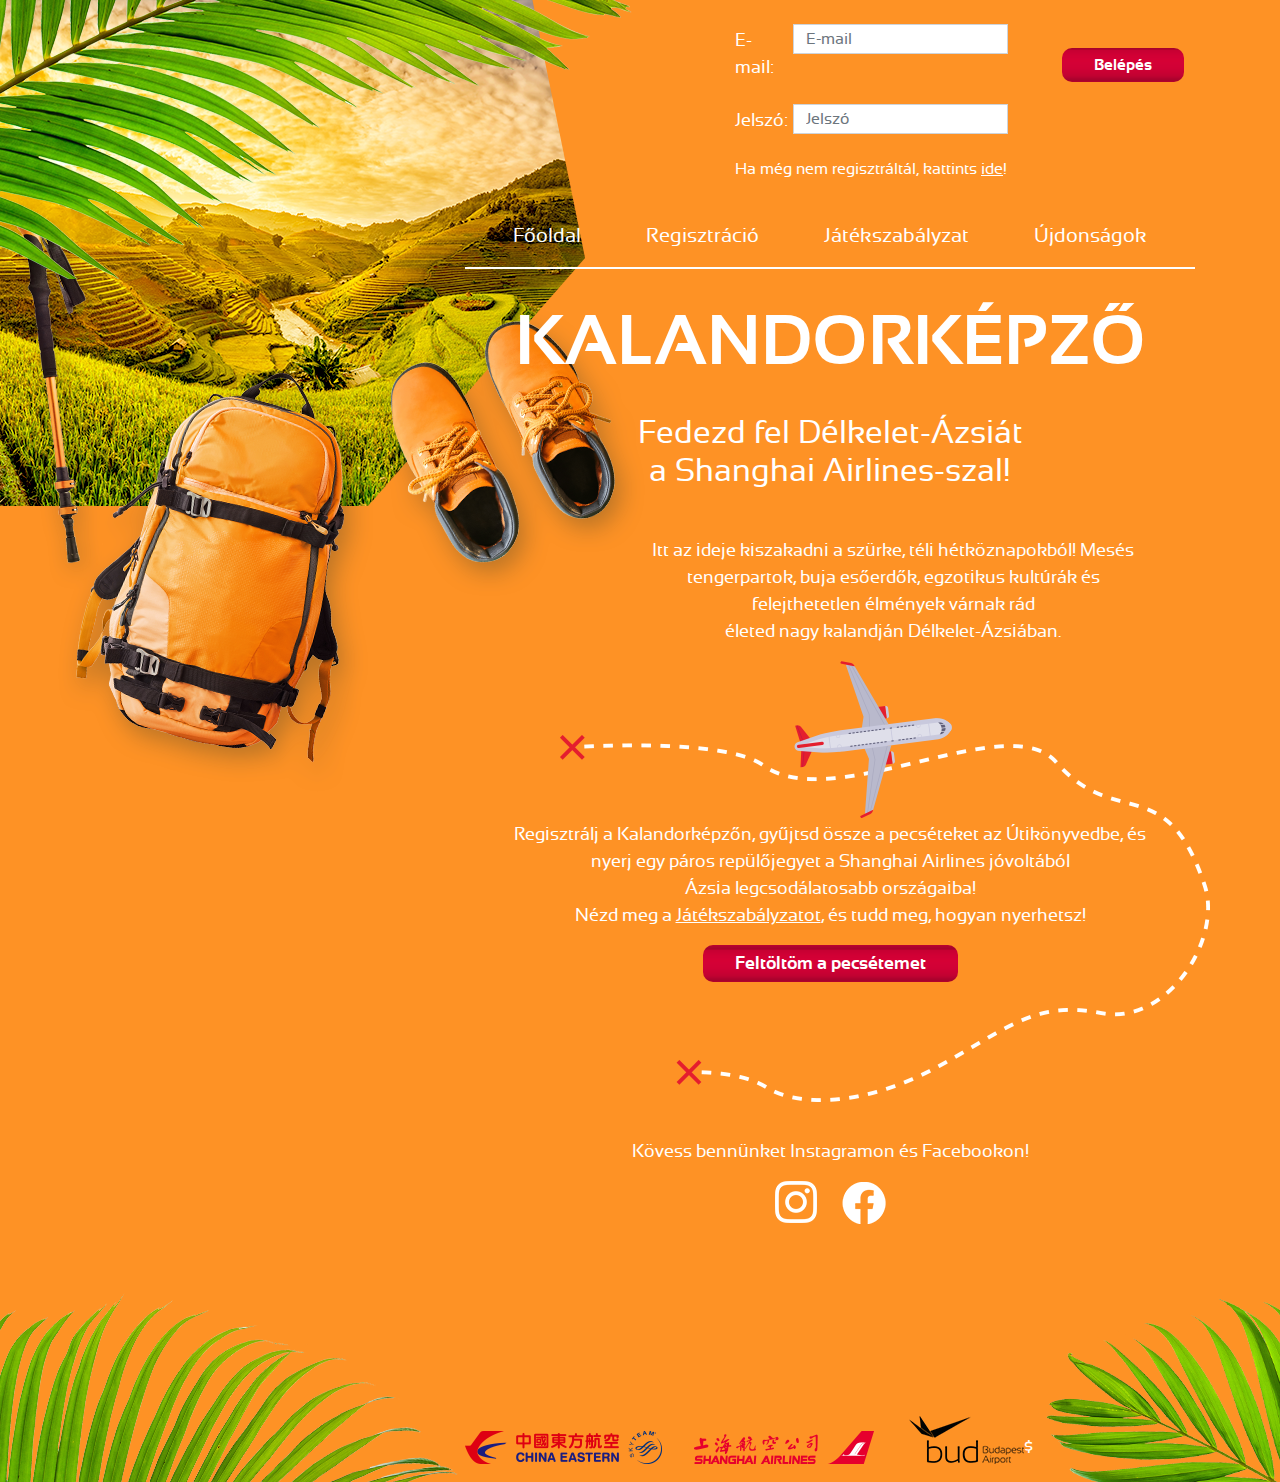
<file: index.html>
<!DOCTYPE html>
<html lang="hu">
<head>
    <meta charset="UTF-8">
    <meta http-equiv="X-UA-Compatible" content="IE=edge">
    <meta name="viewport" content="width=device-width, initial-scale=1">
    <title>Kalandorképző</title>
    <link rel="stylesheet" href="assets/css/bootstrap.css">
    <link rel="stylesheet" href="assets/css/style.css">
</head>
<body>
<div id="body-wrapper" class="d-flex justify-content-end">
    <div class="container">
        <div class="row">
            <div class="col-md-4">

            </div>
            <div class="col-md-8 col-12 mt-4">
                <section id="login-form" class="float-right">
                    <form>
                        <div class="row">
                            <div class="col-md-8">
                                <div class="form-group row">
                                    <label for="inputEmail" class="col-sm-2 col-form-label mr-1">E-mail:</label>
                                    <div class="col-sm-9">
                                        <input type="email" class="form-control" id="inputEmail"
                                               placeholder="E-mail">
                                    </div>
                                </div>
                                <div class="form-group row">
                                    <label for="inputPassword" class="col-sm-2 col-form-label mr-1">Jelszó: </label>
                                    <div class="col-sm-9">
                                        <input type="password" class="form-control" id="inputPassword"
                                               placeholder="Jelszó">
                                    </div>
                                </div>
                            </div>
                            <div class="col-md-4 mt-4">
                                <button type="submit" class="btn btn-primary">Belépés</button>
                            </div>
                        </div>
                        <div class="row">
                            <div class="col-sm-12" style="font-size: 16px">Ha még nem regisztráltál, kattints <a
                                    href="#">ide</a>!
                            </div>
                        </div>
                    </form>
                </section>
                <div class="clearfix"></div>
                <nav class="navbar navbar-expand-sm mt-4 justify-content-center">
                    <button class="navbar-toggler" type="button" data-toggle="collapse"
                            data-target="#navbarToggler" aria-controls="navbarToggler"
                            aria-expanded="false" aria-label="Toggle navigation">
                        <span class="navbar-toggler-icon"></span>
                    </button>
                    <div class="collapse navbar-collapse" id="navbarToggler">
                        <ul id="menu-main-nav" class="navbar-nav nav-fill w-100">
                            <li class="nav-item menu-item">
                                <a href="#" class="nav-link">Főoldal</a></li>
                            <li class="nav-item menu-item">
                                <a href="#" class="nav-link">Regisztráció</a></li>
                            <li class="nav-item menu-item">
                                <a href="#" class="nav-link">Játékszabályzat</a></li>
                            <li class="nav-item menu-item">
                                <a href="#" class="nav-link">Újdonságok</a></li>
                        </ul>
                    </div>
                </nav>
                <section id="content">
                    <h1 class="text-center">Kalandorképző</h1>
                    <h2 class="text-center mt-2 mb-5">Fedezd fel Délkelet-Ázsiát <br/>a Shanghai Airlines-szal!</h2>
                    <div class="row">
                        <div class="col-md-2"></div>
                        <div class="col-md-10 text-center">
                            <p>Itt az ideje kiszakadni a szürke, téli hétköznapokból! Mesés<br/>
                                tengerpartok, buja esőerdők, egzotikus kultúrák és<br/>
                                felejthetetlen élmények várnak rád<br/>
                                életed nagy kalandján Délkelet-Ázsiában.
                            </p>
                        </div>
                    </div>
                    <div class="row position-relative">
                        <div class="col-12 text-center reg-text">
                            <p>
                                Regisztrálj a Kalandorképzőn, gyűjtsd össze a pecséteket az Útikönyvedbe, és<br/>
                                nyerj egy páros repülőjegyet a Shanghai Airlines jóvoltából <br/>
                                Ázsia legcsodálatosabb országaiba!<br/>
                                Nézd meg a <a href="#">Játékszabályzatot</a>, és tudd meg, hogyan nyerhetsz!
                            </p>
                            <p><a href="#" class="btn btn-primary" id="upload">Feltöltöm a pecsétemet</a></p>
                            <img src="assets/images/plane.png" id="plane" class="img-fluid">
                        </div>
                    </div>
                    <div id="social" class="row">
                        <div class="col-12 text-center">
                            <p>Kövess bennünket Instagramon és Facebookon!</p>
                            <p>
                                <a href="https://www.instagram.com/budapestairport/?hl=hu" target="_blank"><img
                                        src="assets/images/ig.png"/> </a>
                                <a href="https://www.facebook.com/budapestairport/" target="_blank"><img
                                        src="assets/images/fb.png"/></a>
                            </p>
                        </div>
                    </div>
                </section>
            </div>
        </div>
    </div>
    <footer>
        <div class="container">
            <div class="row">
                <div class="col-md-4">
                </div>
                <div class="col-md-8 col-12">
                    <a href="https://shanghai.ceair.com/en/"><img src="assets/images/logo_01.png" class="img-fluid"></a>
                    <a href="https://www.bud.hu/"><img src="assets/images/logo_02.png" class="img-fluid"></a>$
                </div>
            </div>
        </div>
        <div id="leaf-left"></div>
        <div id="leaf-right"></div>
    </footer>

</div>
<script src="assets/js/jquery.min.js"></script>
<script src="assets/js/bootstrap.min.js"></script>
</body>
</html>
</file>
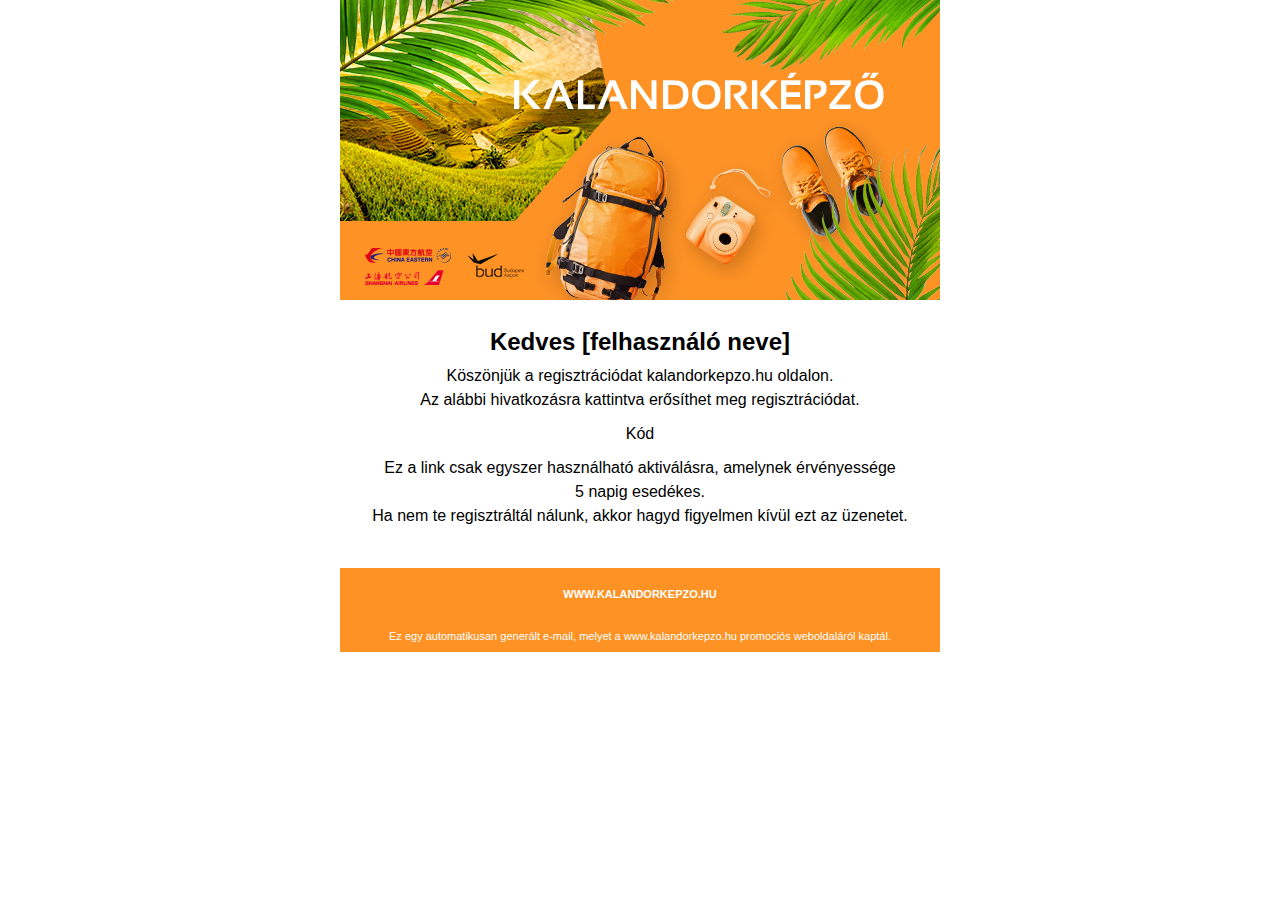
<file: mail.html>
<!DOCTYPE html PUBLIC "-//W3C//DTD XHTML 1.0 Strict//EN" "http://www.w3.org/TR/xhtml1/DTD/xhtml1-strict.dtd">
<html xmlns="http://www.w3.org/1999/xhtml" xml:lang="en" lang="en">
<head>
    <title>Kalandorképző</title>
    <meta http-equiv="Content-Type" content="text/html; charset=utf-8" />
    <style>
        body{
            margin:0px;
            padding:0px;
            font-family:Arial, Tahoma, Verdana;
            font-size:16px;
            color:#ffffff;
        }
        a { text-decoration:underline; color:#000; font-weight:bold; }
        a:hover { text-decoration:underline; color:#000; }
    </style>
</head>
<body>

<table border="0" cellspacing="0" cellpadding="0" width="100%">
    <tr>
        <td>&nbsp;</td>
        <td width="600" bgcolor="#fe9225">
            <table cellpadding="0" cellspacing="0" border="0" width="600" align="center">
                <tr>
                    <td>
                        <img src="assets/images/mail.png" style="margin:0; padding:0; display:block;" width="600" />
                    </td>
                </tr>
                <tr>
                    <td style="padding:30px;font-size:16px;color:#000;background:#fff; text-align: center" bgcolor="#ffffff">

                        <div style="font-size:16px;line-height:24px;color:#000;"><p style="font-size:24px;font-weight:700;margin:0 0 10px;padding:0;color: #000;">Kedves [felhasználó neve]</p>
                            <p style="margin:0 0 10px; padding:0; line-height:24px; font-size:16px; color:#000;">Köszönjük a regisztrációdat kalandorkepzo.hu oldalon.<br /> Az alábbi hivatkozásra kattintva erősíthet meg regisztrációdat.</p>
                            <p style="margin:0 0 10px; padding:0; line-height:24px; font-size:16px; color:#000;">Kód</p>
                            <p style="margin:0 0 10px; padding:0; line-height:24px; font-size:16px; color:#000;">Ez a link csak egyszer használható aktiválásra, amelynek érvényessége<br /> 5 napig esedékes. <br />
                                Ha nem te regisztráltál nálunk, akkor hagyd figyelmen kívül ezt az üzenetet.</p>

                        </div>
                    </td>
                </tr>
                <tr bg>
                    <td style="padding:20px; text-align:center; color:#ffffff; font-size:11px; text-transform:uppercase; font-weight:bold;">
                        www.kalandorkepzo.hu
                    </td>
                </tr>
                <tr>
                    <td style="padding:10px; font-size:11px;text-align:center;" >
                        Ez egy automatikusan generált e-mail, melyet a www.kalandorkepzo.hu promociós weboldaláról kaptál.
                    </td>
                </tr>
            </table>
        </td>
        <td>&nbsp;</td>
    </tr>
</table>
</body>
</html>
</file>
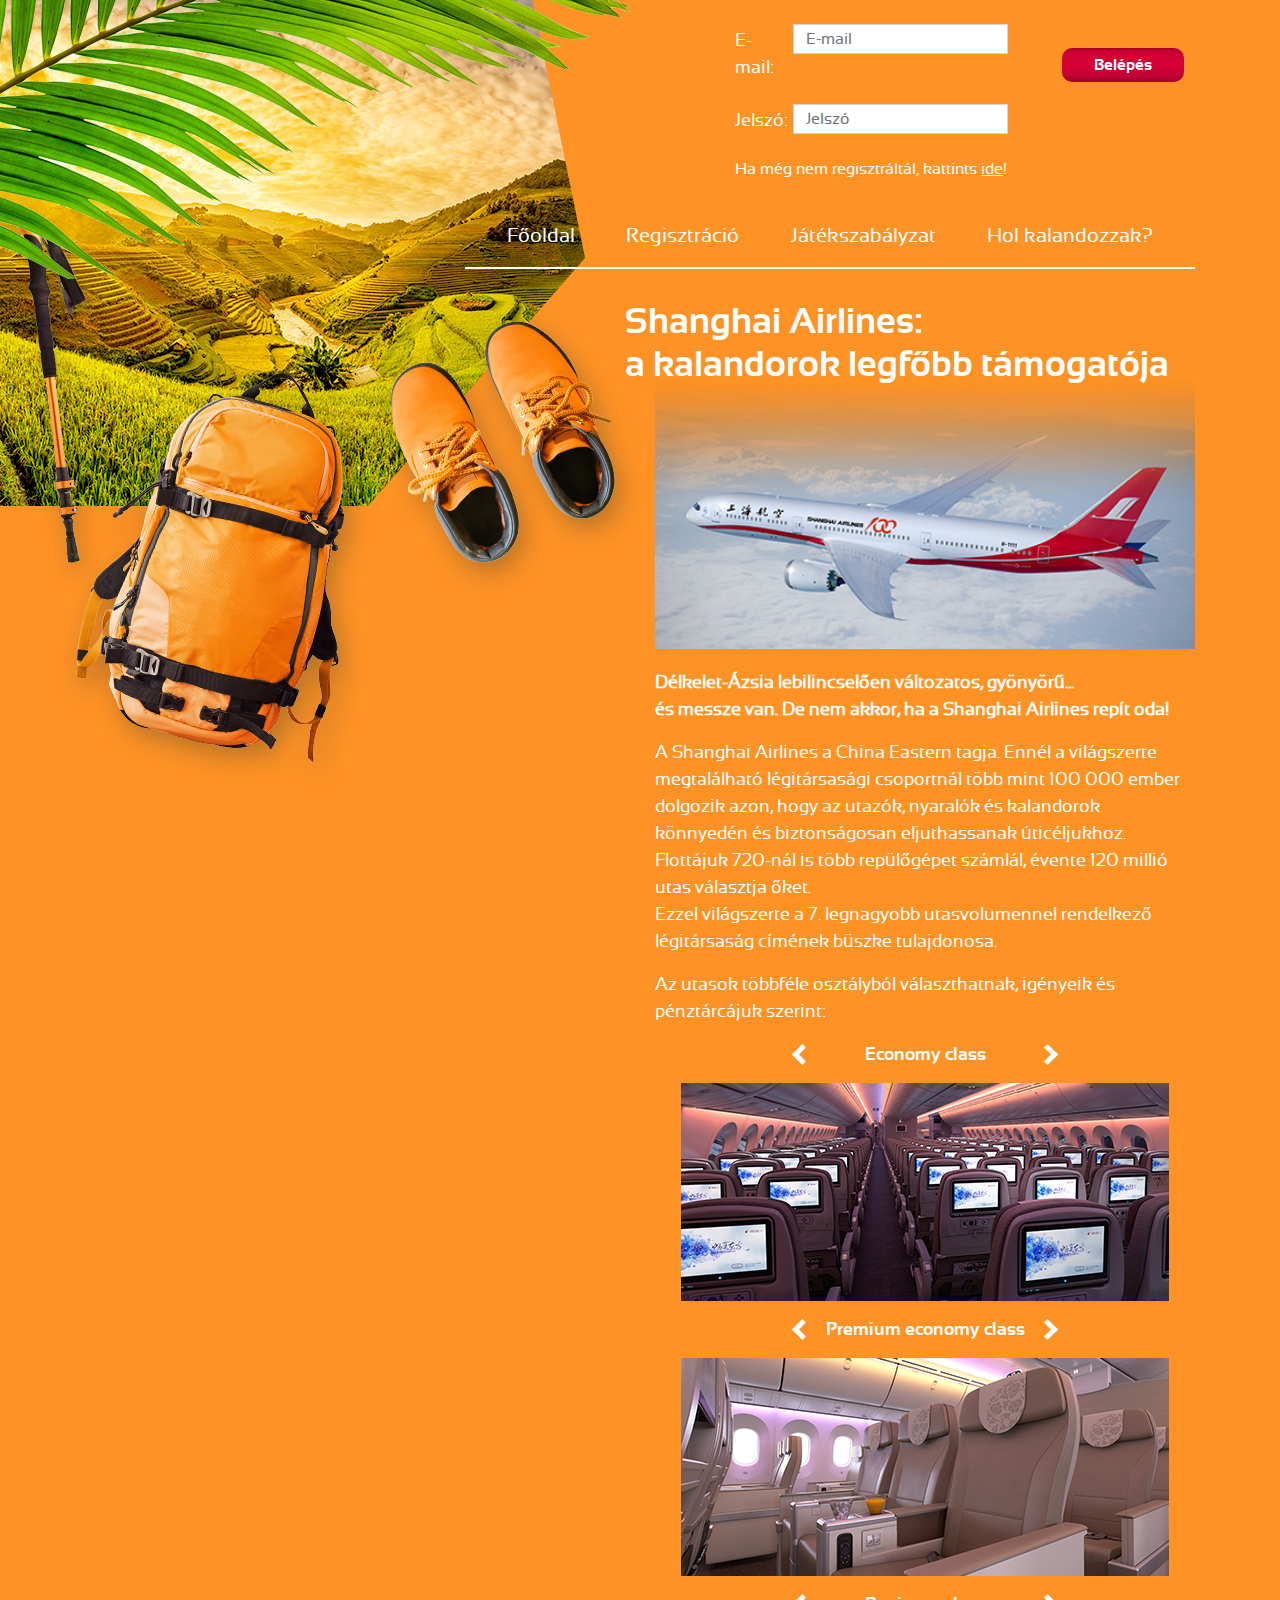
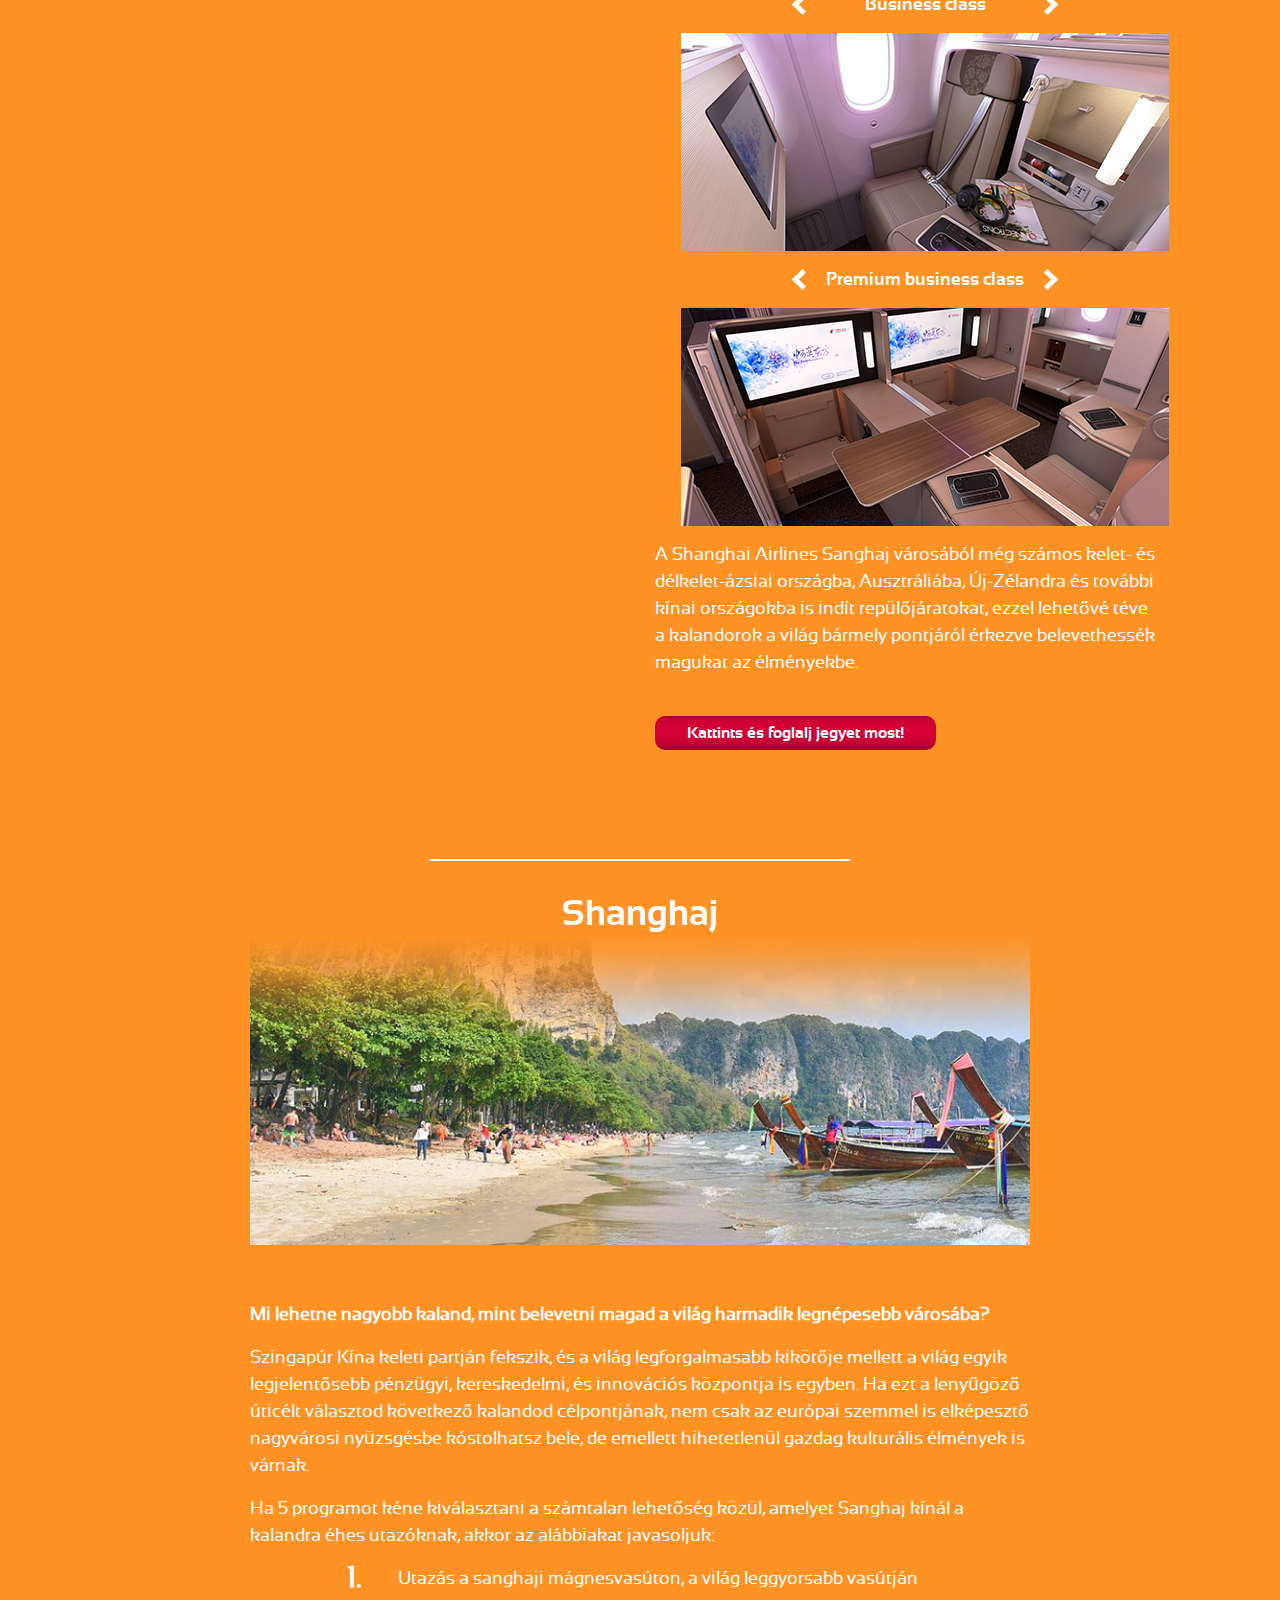
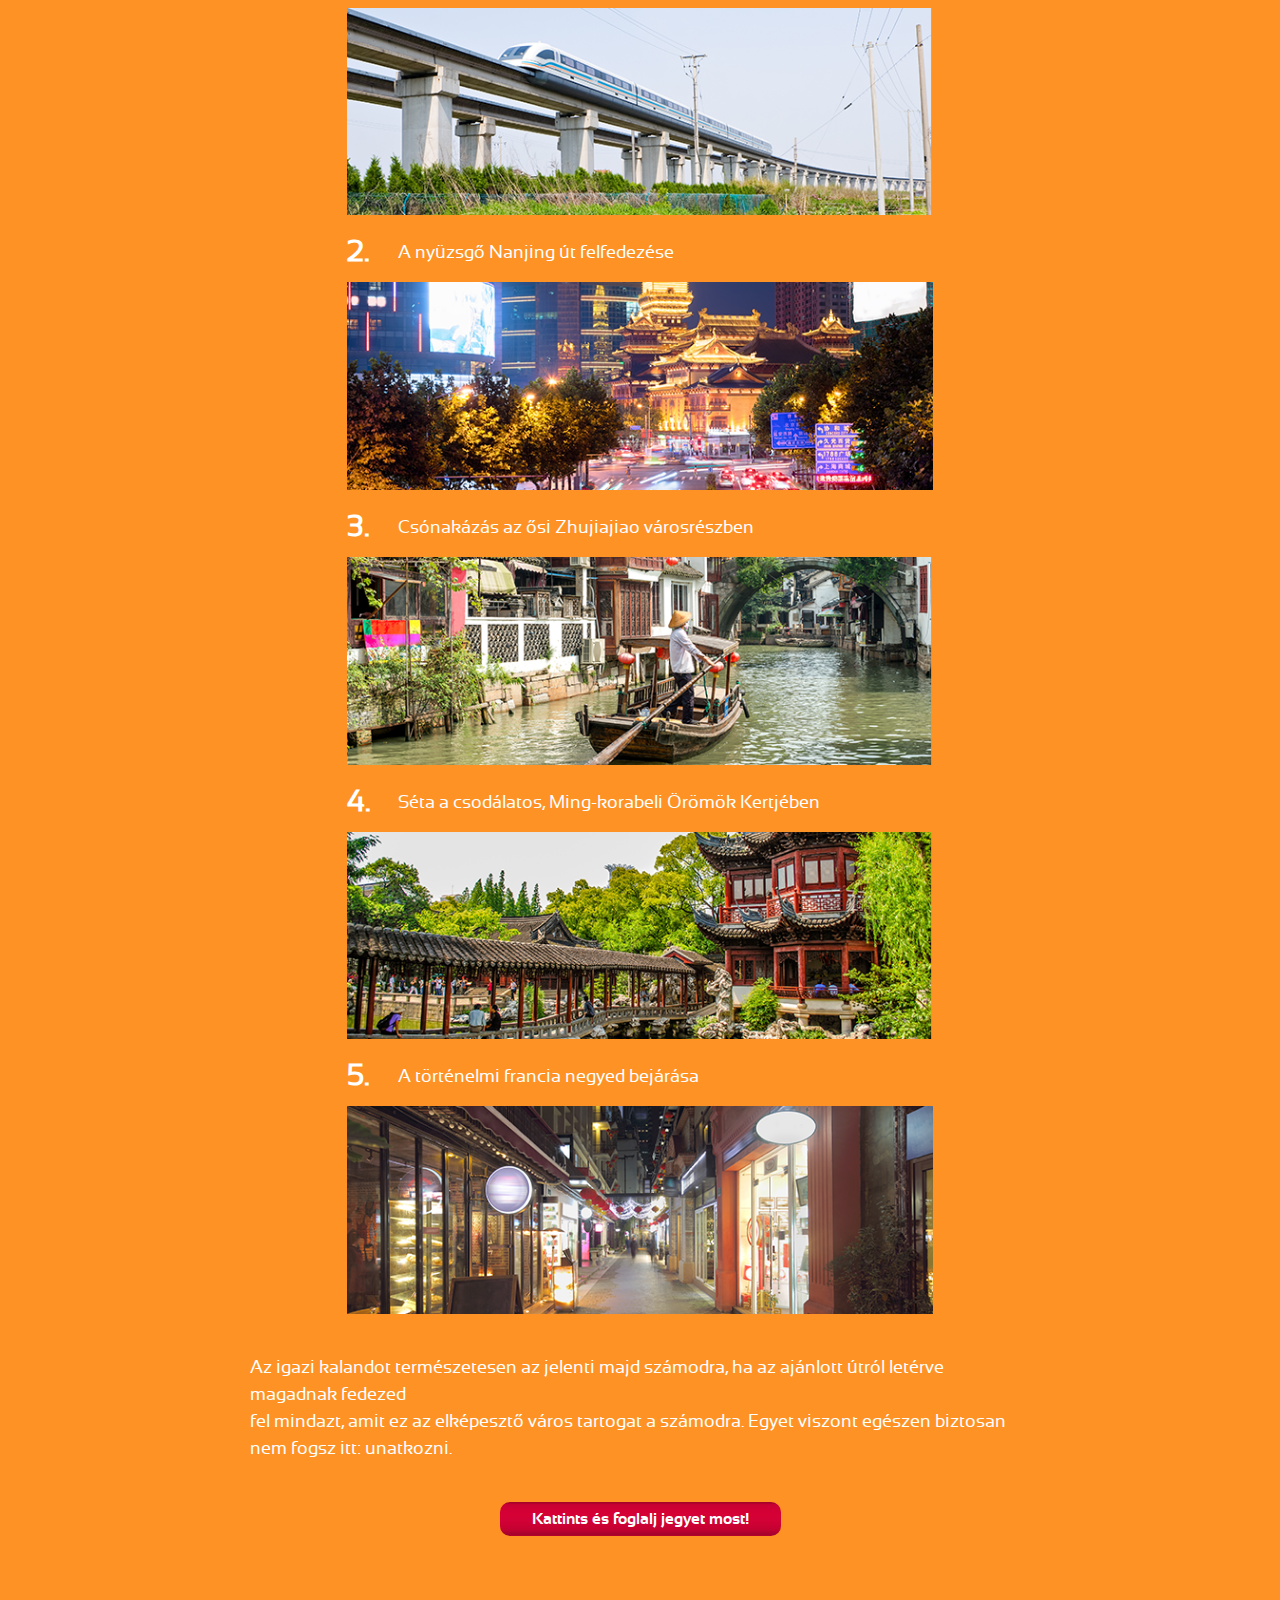
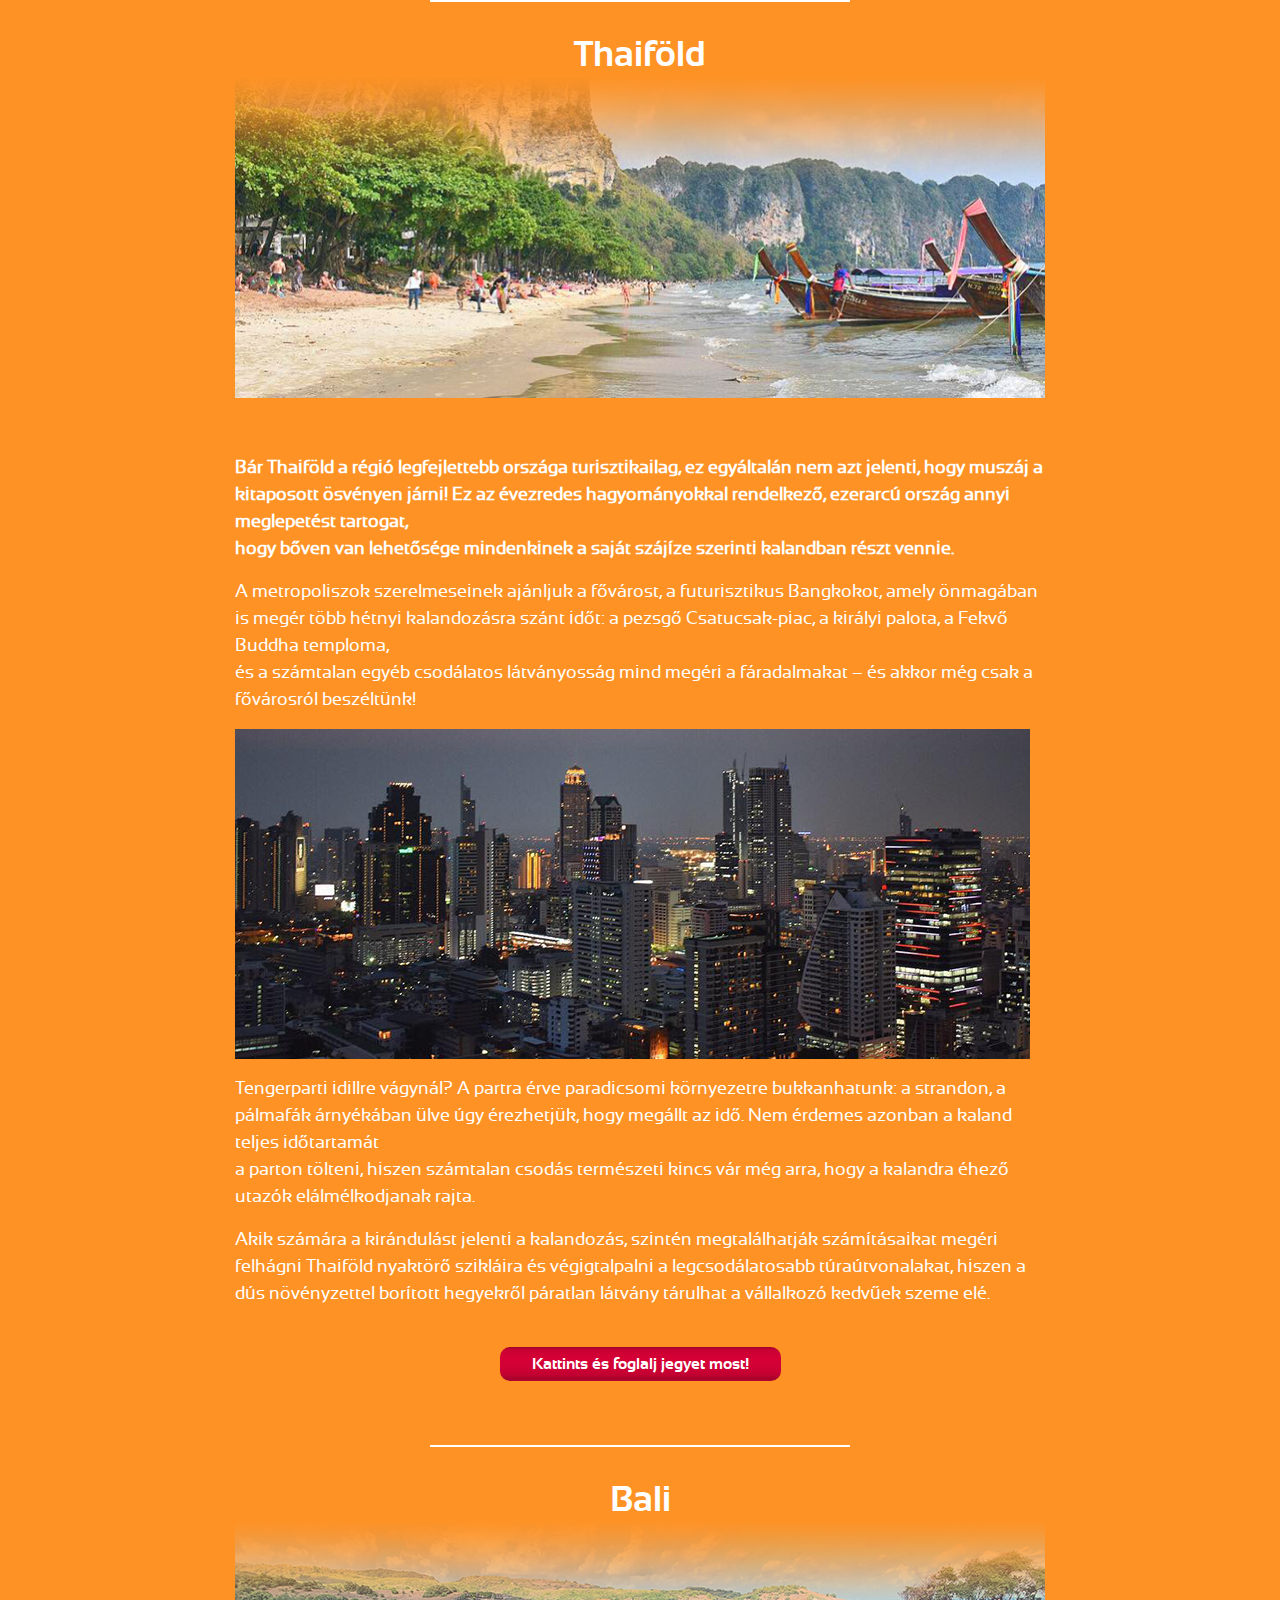
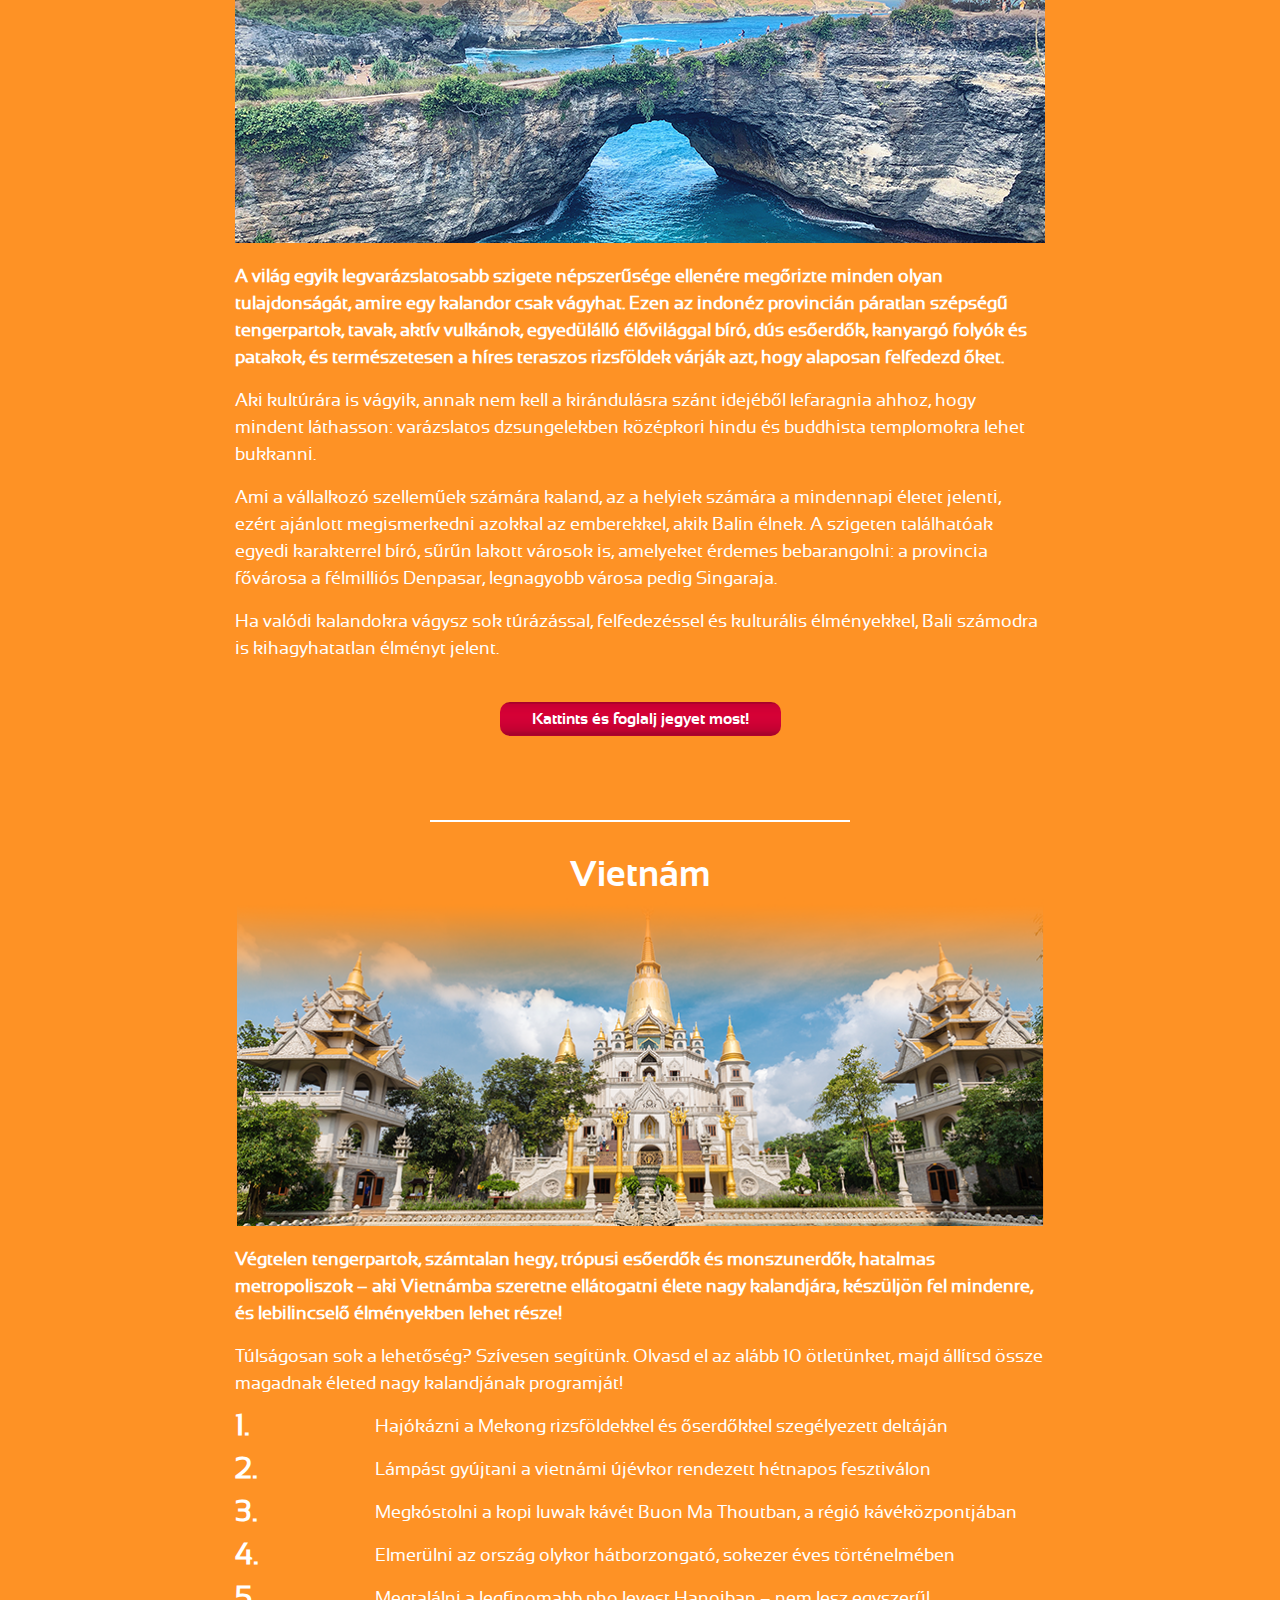
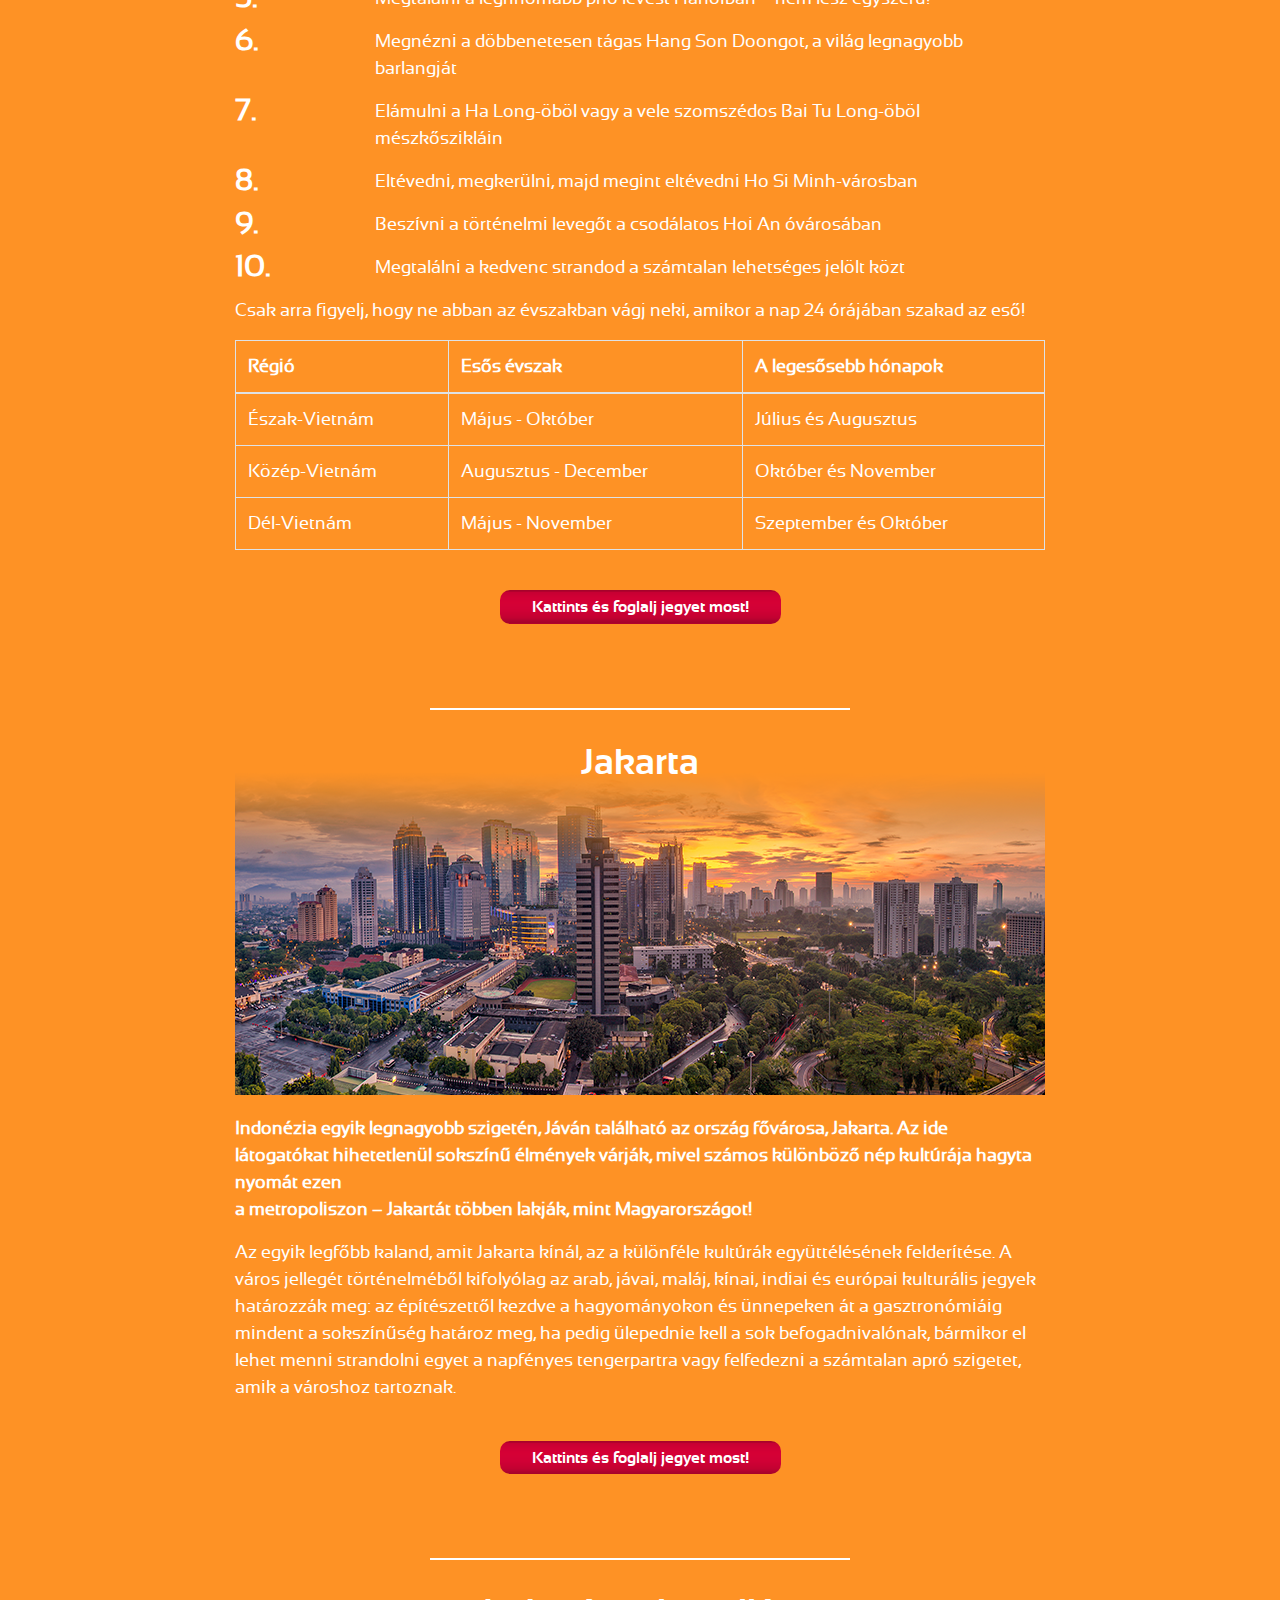
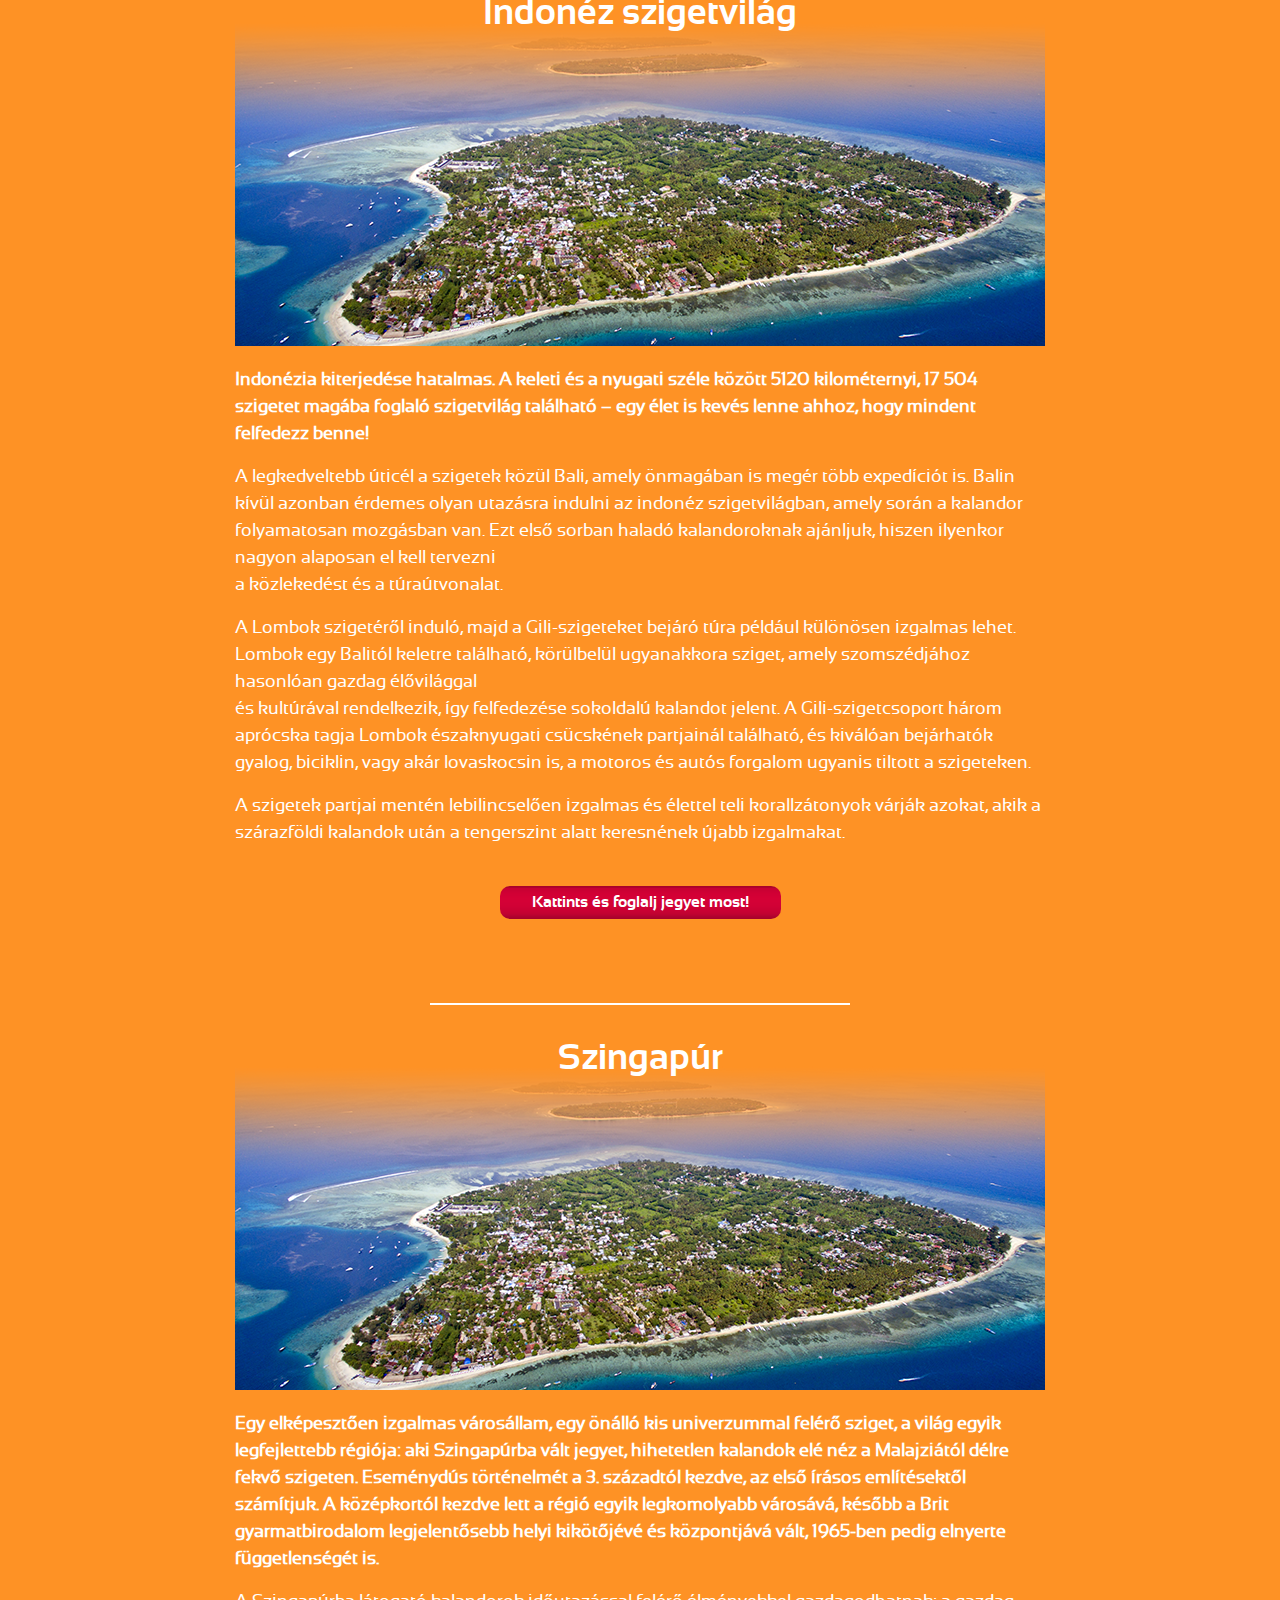
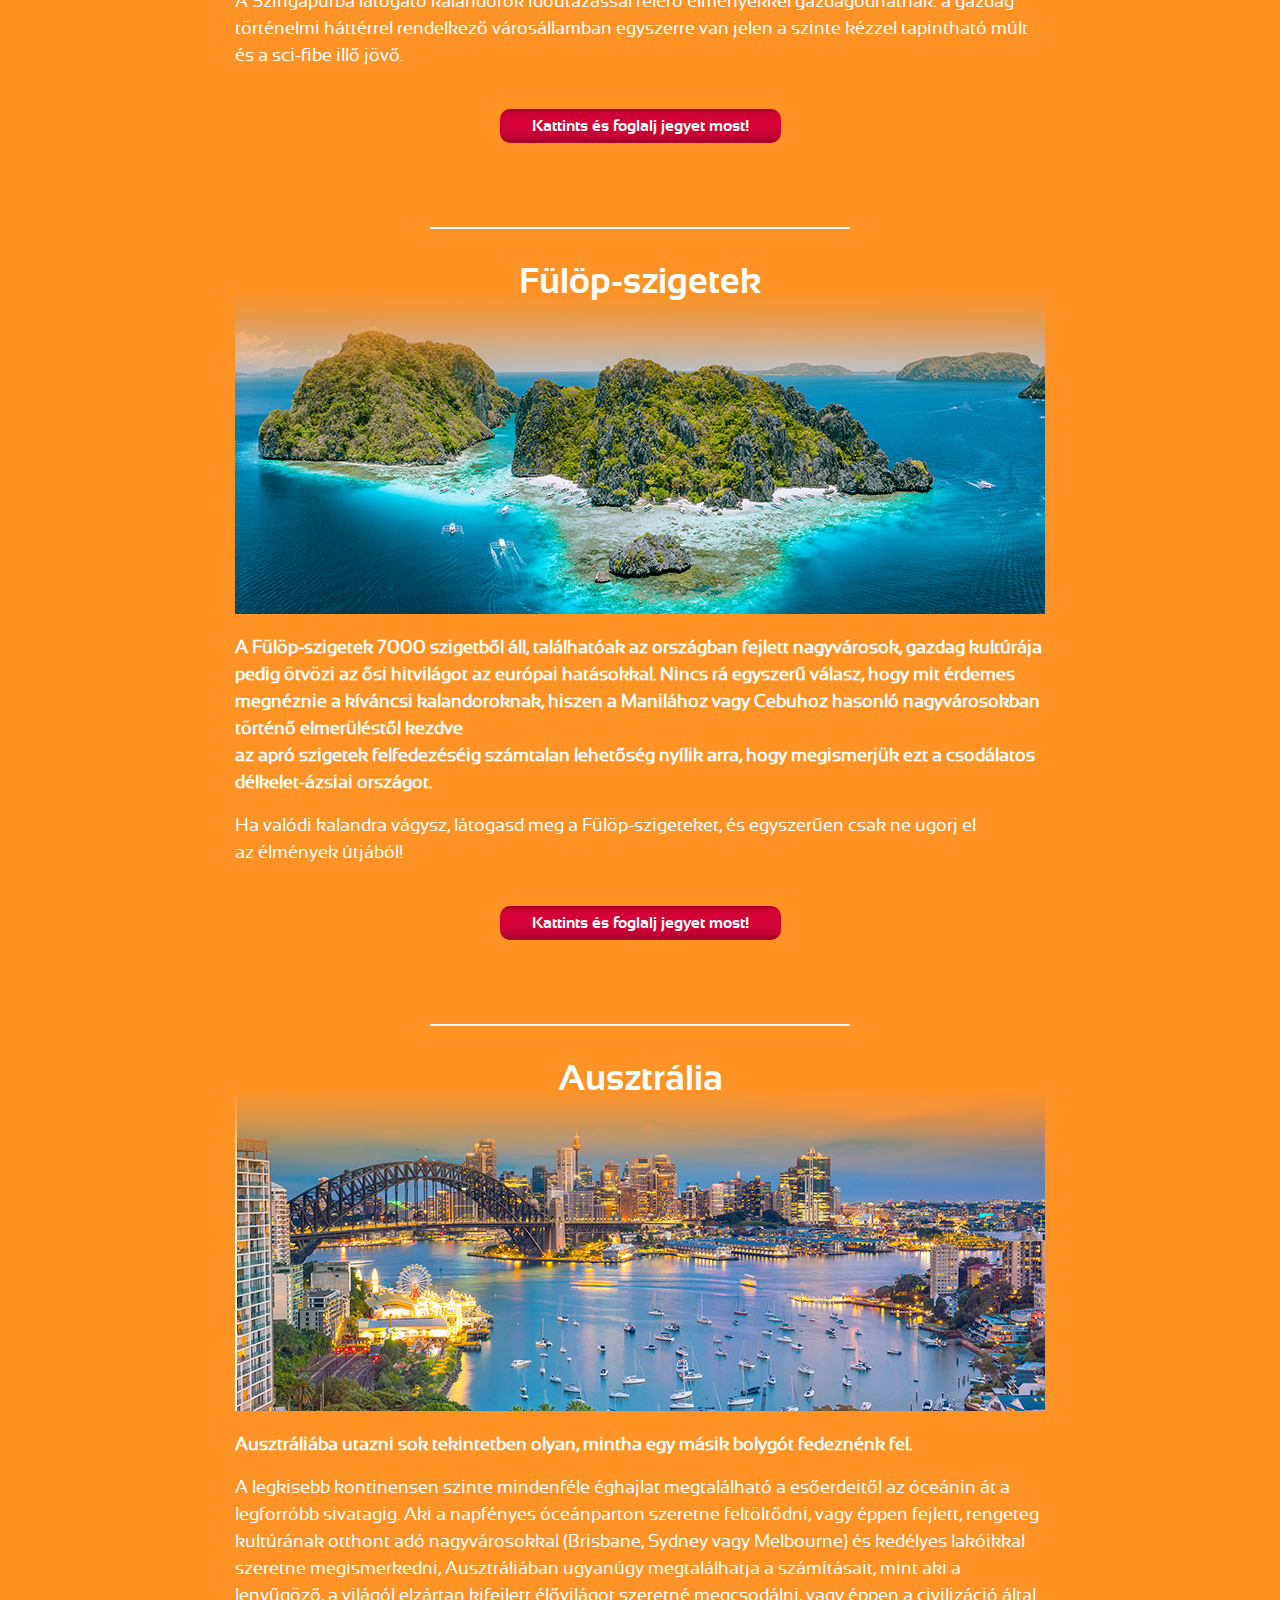
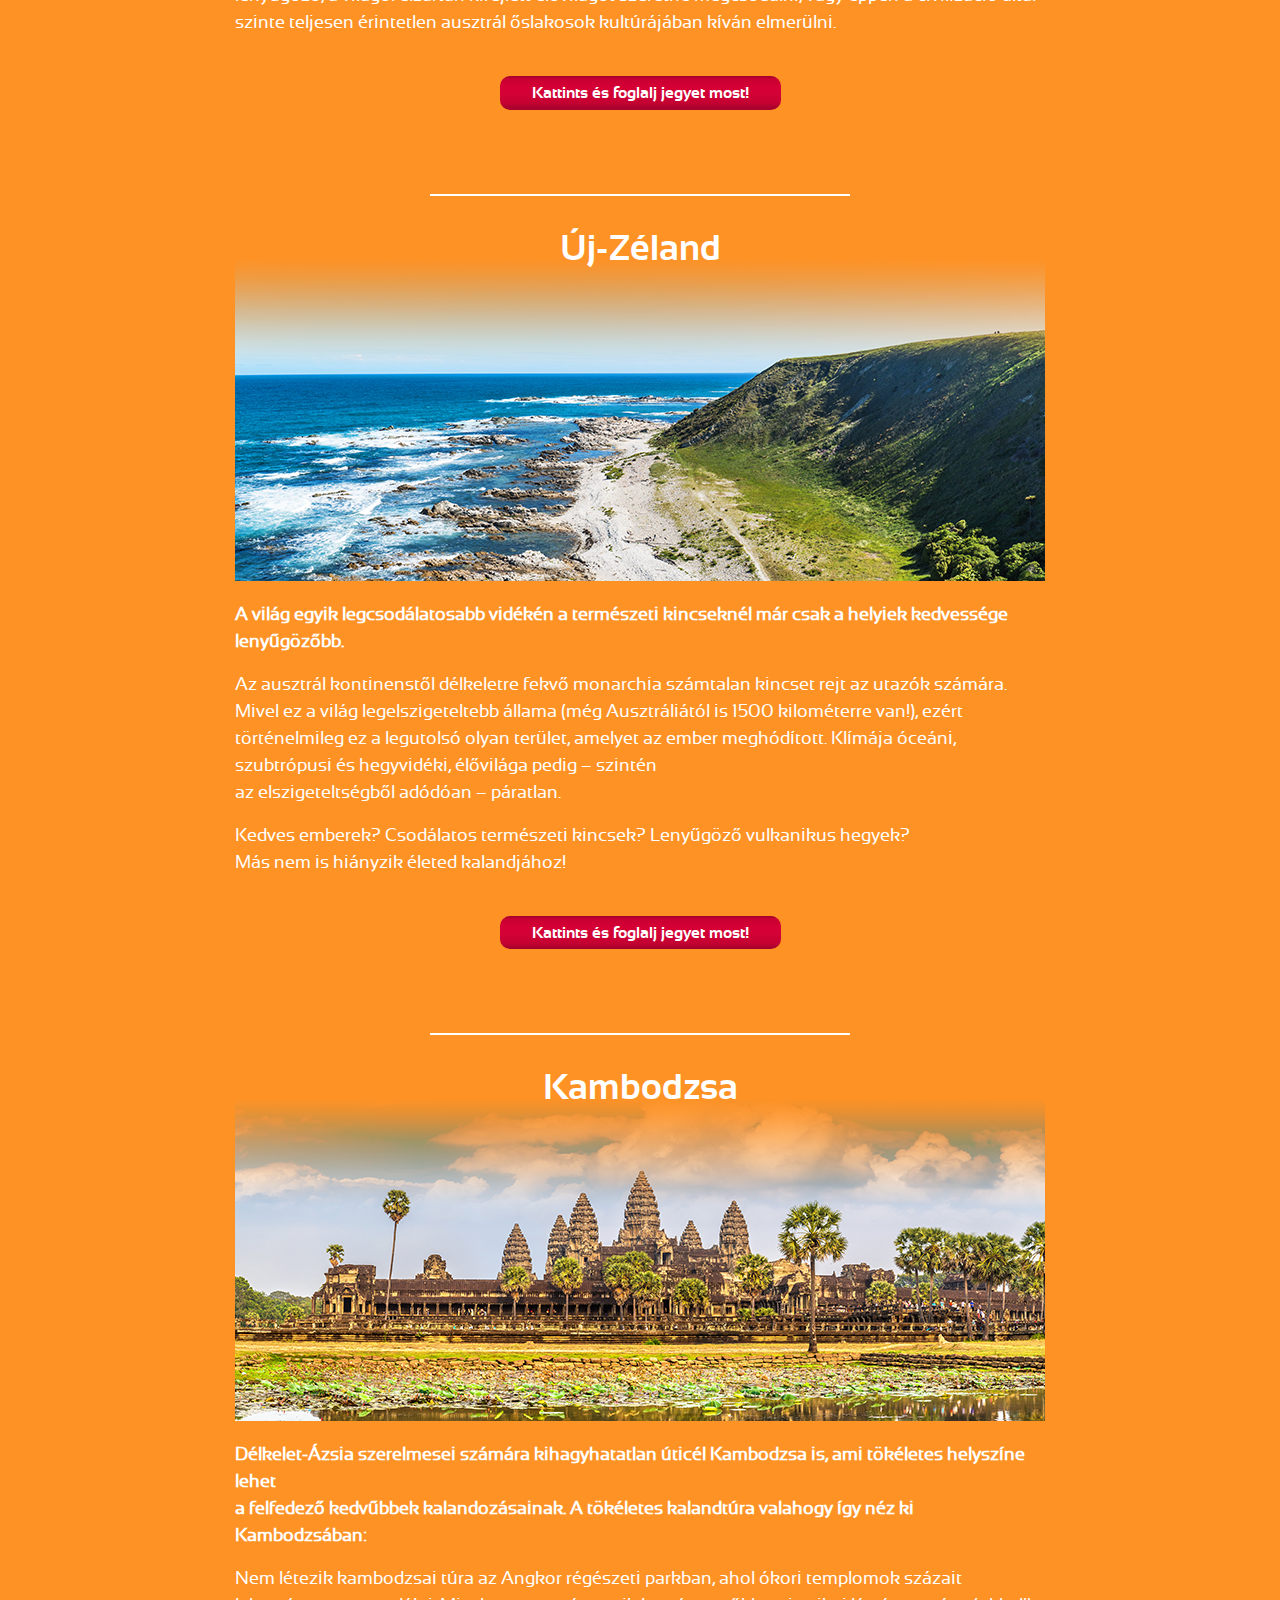
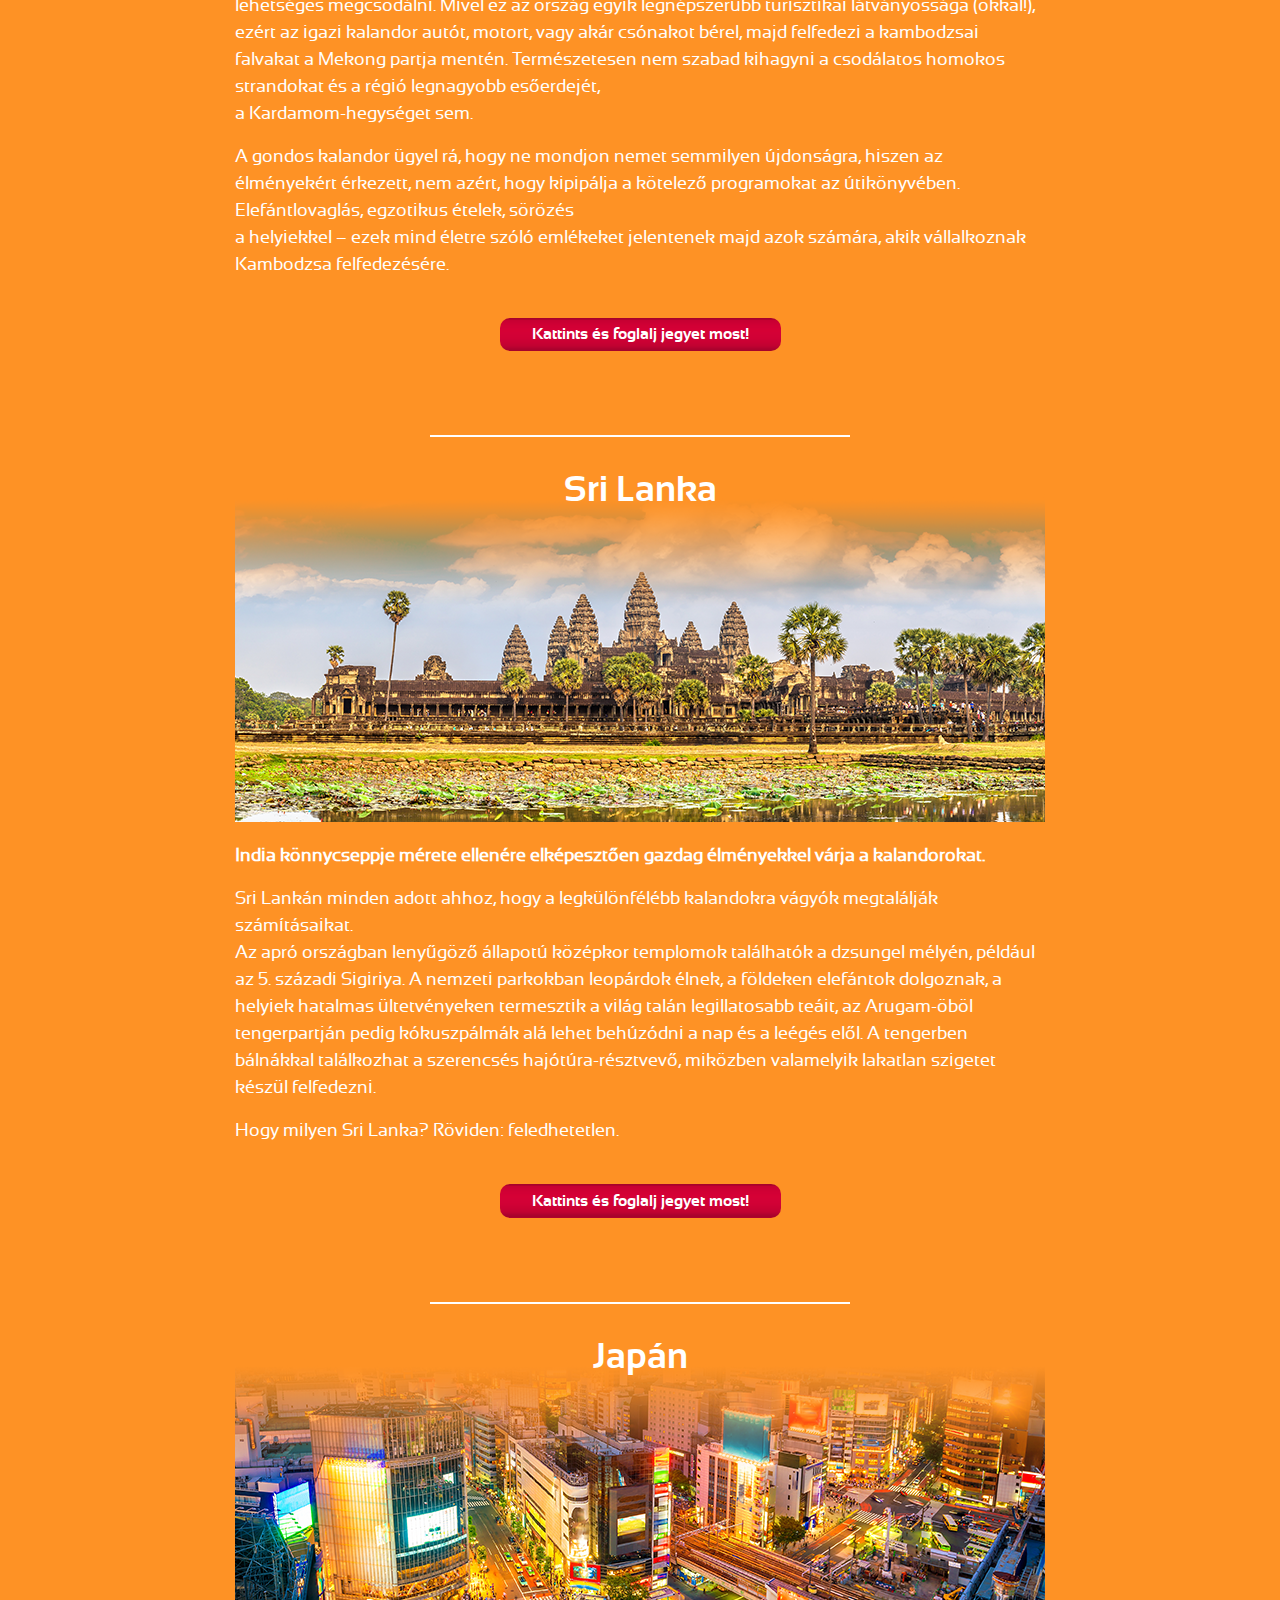
<file: news.html>
<!DOCTYPE html>
<html lang="hu">
<head>
    <meta charset="UTF-8">
    <meta http-equiv="X-UA-Compatible" content="IE=edge">
    <meta name="viewport" content="width=device-width, initial-scale=1">
    <title>Kalandorképző</title>
    <link rel="stylesheet" href="assets/css/bootstrap.css">
    <link rel="stylesheet" href="assets/css/style.css">
</head>
<body>
<div id="body-wrapper" class="d-flex justify-content-end">
    <div class="container">
        <div class="row">
            <div class="col-md-4">

            </div>
            <div class="col-md-8 col-12 mt-4">
                <section id="login-form" class="float-right">
                    <form>
                        <div class="row">
                            <div class="col-md-8">
                                <div class="form-group row">
                                    <label for="inputEmail" class="col-sm-2 col-form-label mr-1">E-mail:</label>
                                    <div class="col-sm-9">
                                        <input type="email" class="form-control" id="inputEmail"
                                               placeholder="E-mail">
                                    </div>
                                </div>
                                <div class="form-group row">
                                    <label for="inputPassword" class="col-sm-2 col-form-label mr-1">Jelszó: </label>
                                    <div class="col-sm-9">
                                        <input type="password" class="form-control" id="inputPassword"
                                               placeholder="Jelszó">
                                    </div>
                                </div>
                            </div>
                            <div class="col-md-4 mt-4">
                                <button type="submit" class="btn btn-primary">Belépés</button>
                            </div>
                        </div>
                        <div class="row">
                            <div class="col-sm-12" style="font-size: 16px">Ha még nem regisztráltál, kattints <a
                                    href="#">ide</a>!
                            </div>
                        </div>
                    </form>
                </section>
                <div class="clearfix"></div>
                <nav class="navbar navbar-expand-sm mt-4 justify-content-center">
                    <button class="navbar-toggler" type="button" data-toggle="collapse"
                            data-target="#navbarToggler" aria-controls="navbarToggler"
                            aria-expanded="false" aria-label="Toggle navigation">
                        <span class="navbar-toggler-icon"></span>
                    </button>
                    <div class="collapse navbar-collapse" id="navbarToggler">
                        <ul id="menu-main-nav" class="navbar-nav nav-fill w-100">
                            <li class="nav-item menu-item">
                                <a href="#" class="nav-link">Főoldal</a></li>
                            <li class="nav-item menu-item">
                                <a href="#" class="nav-link">Regisztráció</a></li>
                            <li class="nav-item menu-item">
                                <a href="#" class="nav-link">Játékszabályzat</a></li>
                            <li class="nav-item menu-item">
                                <a href="#" class="nav-link">Hol kalandozzak?</a></li>
                        </ul>
                    </div>
                </nav>
                <section id="content">
                    <div class="row">
                        <div class="col-md-3"></div>
                        <div class="col-md-9">
                            <div class="card mb-2">
                                <h5 class="card-title first-title">Shanghai Airlines:<br/>a kalandorok legfőbb
                                    támogatója</h5>
                                <img class="card-img-top" src="assets/images/shanghai.png">
                                <div class="card-body">
                                    <p class="card-text font-weight-bold">Délkelet-Ázsia lebilincselően változatos,
                                        gyönyörű... <br/>
                                        és messze van. De nem akkor, ha a Shanghai Airlines repít oda!</p>

                                    <p class="card-text">A Shanghai Airlines a China Eastern tagja. Ennél a világszerte
                                        megtalálható légitársasági csoportnál több mint 100 000 ember dolgozik azon,
                                        hogy az utazók, nyaralók és kalandorok könnyedén és biztonságosan eljuthassanak
                                        úticéljukhoz. Flottájuk 720-nál is több repülőgépet számlál, évente 120 millió
                                        utas
                                        választja őket. <br/>Ezzel világszerte a 7. legnagyobb utasvolumennel rendelkező
                                        légitársaság címének büszke tulajdonosa.</p>

                                    <p class="card-text">Az utasok többféle osztályból választhatnak, igényeik és
                                        pénztárcájuk szerint:
                                    </p>
                                    <div class="carousel">
                                        <div class="slide" id="slide1">
                                            <div class="control-wrapper">
                                                <a href="#" class="prev"><i class="left"></i></a>
                                                Economy class
                                                <a href="#" class="next"><i class="right"></i></a>
                                            </div>
                                            <img src="assets/images/slide1.png" class="img-fluid"/>
                                        </div>
                                        <div class="slide" id="slide2">
                                            <div class="control-wrapper">
                                                <a href="#" class="prev"><i class="left"></i></a>
                                                Premium economy class
                                                <a href="#" class="next"><i class="right"></i></a>
                                            </div>
                                            <img src="assets/images/slide2.png" class="img-fluid"/>
                                        </div>
                                        <div class="slide" id="slide3">
                                            <div class="control-wrapper">
                                                <a href="#" class="prev"><i class="left"></i></a>
                                                Business class
                                                <a href="#" class="next"><i class="right"></i></a>
                                            </div>
                                            <img src="assets/images/slide3.png" class="img-fluid"/>
                                        </div>
                                        <div class="slide" id="slide4">
                                            <div class="control-wrapper">
                                                <a href="#" class="prev"><i class="left"></i></a>
                                                Premium business class
                                                <a href="#" class="next"><i class="right"></i></a>
                                            </div>
                                            <img src="assets/images/slide4.png" class="img-fluid"/>
                                        </div>
                                    </div>

                                    <p class="card-text">A Shanghai Airlines Sanghaj városából még számos kelet- és
                                        délkelet-ázsiai országba, Ausztráliába, Új-Zélandra és további kínai országokba
                                        is indít repülőjáratokat, ezzel lehetővé téve <br/>a
                                        kalandorok a világ bármely pontjáról érkezve belevethessék magukat az
                                        élményekbe.</p>
                                    <p class="card-text"><a
                                            href="https://utazas.pelikan.hu/repulojegyek/china-eastern" target="_blank"
                                            class="btn btn-primary mt-4" style="text-decoration: none">Kattints és
                                        foglalj
                                        jegyet most!</a></p>
                                </div>
                            </div>
                        </div>
                    </div>
                </section>
            </div>
        </div>
        <div class="row" style="max-width: 810px; margin-left: auto; margin-right: auto">
            <div class="col-12">
                <div class="card mb-5">
                    <h5 class="card-title text-center">
                        <hr/>
                        Shanghaj
                    </h5>
                    <img class="card-img-top" src="assets/images/thaifold.png"/>
                    <p class="card-body">
                    <p class="card-text font-weight-bold">Mi lehetne nagyobb kaland, mint belevetni magad a világ
                        harmadik legnépesebb városába?</p>
                    <p class="card-text">Szingapúr Kína keleti partján fekszik, és a világ legforgalmasabb kikötője
                        mellett a világ egyik legjelentősebb pénzügyi, kereskedelmi, és innovációs központja is egyben.
                        Ha ezt a lenyűgöző úticélt választod következő kalandod célpontjának, nem csak az európai
                        szemmel is elképesztő nagyvárosi nyüzsgésbe kóstolhatsz bele, de emellett hihetetlenül gazdag
                        kulturális élmények is várnak. </p>
                    <p class="card-text">Ha 5 programot kéne kiválasztani a számtalan lehetőség közül, amelyet Sanghaj
                        kínál a kalandra éhes utazóknak, akkor az alábbiakat javasoljuk:</p>

                    <div class="row mb-3 s-list">
                        <div class="col-1 font-weight-bold text-nowrap" style="font-size: 30px; line-height: 24px">1.
                        </div>
                        <div class="col-11">Utazás a sanghaji mágnesvasúton, a világ leggyorsabb vasútján
                        </div>
                    </div>
                    <div class="row mb-4 s-list">
                        <div class="col-12"><img src="assets/images/shanghai1.png" class="img-fluid"></div>
                    </div>

                    <div class="row mb-3 s-list">
                        <div class="col-1 font-weight-bold text-nowrap" style="font-size: 30px; line-height: 24px">2.
                        </div>
                        <div class="col-11">A nyüzsgő Nanjing út felfedezése
                        </div>
                    </div>
                    <div class="row mb-4 s-list">
                        <div class="col-12"><img src="assets/images/shanghai2.png" class="img-fluid"></div>
                    </div>

                    <div class="row mb-3 s-list">
                        <div class="col-1 font-weight-bold text-nowrap" style="font-size: 30px; line-height: 24px">3.
                        </div>
                        <div class="col-11">Csónakázás az ősi Zhujiajiao városrészben
                        </div>
                    </div>
                    <div class="row mb-4 s-list">
                        <div class="col-12"><img src="assets/images/shanghai3.png" class="img-fluid"></div>
                    </div>

                    <div class="row mb-3 s-list">
                        <div class="col-1 font-weight-bold text-nowrap" style="font-size: 30px; line-height: 24px">4.
                        </div>
                        <div class="col-11">Séta a csodálatos, Ming-korabeli Örömök Kertjében
                        </div>
                    </div>
                    <div class="row mb-4 s-list">
                        <div class="col-12"><img src="assets/images/shanghai4.png" class="img-fluid"></div>
                    </div>

                    <div class="row mb-3 s-list">
                        <div class="col-1 font-weight-bold text-nowrap" style="font-size: 30px; line-height: 24px">5.
                        </div>
                        <div class="col-11">A történelmi francia negyed bejárása
                        </div>
                    </div>
                    <div class="row mb-4 s-list">
                        <div class="col-12"><img src="assets/images/shanghai5.png" class="img-fluid"></div>
                    </div>


                    <p class="card-text"></p>Az igazi kalandot természetesen az jelenti majd számodra, ha az ajánlott
                    útról letérve magadnak fedezed <br/>fel mindazt, amit ez az elképesztő város tartogat a számodra.
                    Egyet
                    viszont egészen biztosan nem fogsz itt: unatkozni. </p>
                    <p class="card-text text-center"><a
                            href="https://utazas.pelikan.hu/repulojegyek/china-eastern" target="_blank"
                            class="btn btn-primary mt-4" style="text-decoration: none">Kattints és foglalj
                        jegyet most!</a></p>
                </div>
            </div>
            <div class="card mb-5">
                <h5 class="card-title text-center">
                    <hr/>
                    Thaiföld
                </h5>
                <img class="card-img-top" src="assets/images/thaifold.png"/>
                <p class="card-body">
                <p class="card-text font-weight-bold">Bár Thaiföld a régió legfejlettebb országa
                    turisztikailag, ez egyáltalán nem azt jelenti, hogy muszáj a kitaposott ösvényen
                    járni! Ez az évezredes hagyományokkal rendelkező, ezerarcú ország annyi
                    meglepetést tartogat, <br/>hogy bőven van lehetősége mindenkinek a saját szájíze
                    szerinti kalandban részt vennie.</p>
                <p class="card-text">A metropoliszok szerelmeseinek ajánljuk a fővárost, a
                    futurisztikus Bangkokot, amely önmagában is megér több hétnyi kalandozásra szánt
                    időt: a pezsgő Csatucsak-piac, a királyi palota, a Fekvő Buddha temploma, <br/>és
                    a számtalan egyéb csodálatos látványosság mind megéri a fáradalmakat – és akkor
                    még csak a fővárosról beszéltünk!</p>
                <p class="card-text">
                    <img src="assets/images/thailand.png" class="img-fluid"/>
                </p>
                <p class="card-text">Tengerparti idillre vágynál? A partra érve paradicsomi
                    környezetre bukkanhatunk: a strandon, a pálmafák árnyékában ülve úgy érezhetjük,
                    hogy megállt az idő. Nem érdemes azonban a kaland teljes időtartamát <br/>a
                    parton tölteni, hiszen számtalan csodás természeti kincs vár még arra, hogy a
                    kalandra éhező utazók elálmélkodjanak rajta.</p>
                <p class="card-text">Akik számára a kirándulást jelenti a kalandozás, szintén
                    megtalálhatják számításaikat megéri felhágni Thaiföld nyaktörő szikláira és
                    végigtalpalni a legcsodálatosabb túraútvonalakat, hiszen a dús növényzettel
                    borított hegyekről páratlan látvány tárulhat a vállalkozó kedvűek szeme elé.</p>
                <p class="card-text text-center"><a
                        href="https://utazas.pelikan.hu/repulojegyek/china-eastern" target="_blank"
                        class="btn btn-primary mt-4" style="text-decoration: none">Kattints és foglalj
                    jegyet most!</a></p>
            </div>

            <div class="card mb-5">
                <h5 class="card-title text-center">
                    <hr/>
                    Bali
                </h5>
                <img class="card-img-top" src="assets/images/bali.png">
                <div class="card-body">
                    <p class="card-text font-weight-bold">A világ egyik legvarázslatosabb szigete
                        népszerűsége ellenére
                        megőrizte minden olyan tulajdonságát, amire egy kalandor csak vágyhat. Ezen az
                        indonéz provincián páratlan szépségű tengerpartok, tavak, aktív vulkánok,
                        egyedülálló élővilággal bíró, dús esőerdők, kanyargó folyók és patakok, és
                        természetesen a híres teraszos rizsföldek várják azt, hogy alaposan felfedezd
                        őket.</p>

                    <p class="card-text">Aki kultúrára is vágyik, annak nem kell a kirándulásra szánt
                        idejéből lefaragnia
                        ahhoz, hogy mindent láthasson: varázslatos dzsungelekben középkori hindu és
                        buddhista templomokra lehet bukkanni.</p>

                    <p class="card-text">Ami a vállalkozó szelleműek számára kaland, az a helyiek
                        számára a mindennapi
                        életet jelenti, ezért ajánlott megismerkedni azokkal az emberekkel, akik Balin
                        élnek. A szigeten találhatóak egyedi karakterrel bíró, sűrűn lakott városok is,
                        amelyeket érdemes bebarangolni: a provincia fővárosa a félmilliós Denpasar,
                        legnagyobb városa pedig Singaraja.</p>

                    <p class="card-text">Ha valódi kalandokra vágysz sok túrázással, felfedezéssel és
                        kulturális
                        élményekkel, Bali számodra is kihagyhatatlan élményt jelent.</p>
                    <p class="card-text text-center"><a
                            href="https://utazas.pelikan.hu/repulojegyek/china-eastern" target="_blank"
                            class="btn btn-primary mt-4" style="text-decoration: none">Kattints és foglalj
                        jegyet most!</a></p>
                </div>
            </div>

            <div class="card mb-5">
                <h5 class="card-title text-center">
                    <hr/>
                    Vietnám
                </h5>
                <img class="card-img-top" src="assets/images/vietnam.png">
                <div class="card-body">
                    <p class="card-text font-weight-bold">Végtelen tengerpartok, számtalan hegy, trópusi
                        esőerdők és monszunerdők, hatalmas metropoliszok – aki Vietnámba szeretne
                        ellátogatni élete nagy kalandjára, készüljön fel mindenre, és lebilincselő
                        élményekben lehet része!</p>
                    <p class="card-text">
                        Túlságosan sok a lehetőség? Szívesen segítünk. Olvasd el az alább 10 ötletünket,
                        majd állítsd össze magadnak életed nagy kalandjának programját!</p>
                    <div class="row mb-3">
                        <div class="col-2 font-weight-bold text-nowrap" style="font-size: 30px; line-height: 24px">1.
                        </div>
                        <div class="col-10">Hajókázni a Mekong rizsföldekkel és őserdőkkel szegélyezett
                            deltáján
                        </div>
                    </div>
                    <div class="row mb-3">
                        <div class="col-2 font-weight-bold text-nowrap" style="font-size: 30px; line-height: 24px">2.
                        </div>
                        <div class="col-10">Lámpást gyújtani a vietnámi újévkor rendezett hétnapos
                            fesztiválon
                        </div>
                    </div>
                    <div class="row mb-3">
                        <div class="col-2 font-weight-bold text-nowrap" style="font-size: 30px; line-height: 24px">3.
                        </div>
                        <div class="col-10">Megkóstolni a kopi luwak kávét Buon Ma Thoutban, a régió
                            kávéközpontjában
                        </div>
                    </div>
                    <div class="row mb-3">
                        <div class="col-2 font-weight-bold" style="font-size: 30px; line-height: 24px">4.</div>
                        <div class="col-10">Elmerülni az ország olykor hátborzongató, sokezer éves
                            történelmében
                        </div>
                    </div>
                    <div class="row mb-3">
                        <div class="col-2 font-weight-bold text-nowrap" style="font-size: 30px; line-height: 24px">5.
                        </div>
                        <div class="col-10">Megtalálni a legfinomabb pho levest Hanoiban – nem lesz
                            egyszerű!
                        </div>
                    </div>
                    <div class="row mb-3">
                        <div class="col-2 font-weight-bold" style="font-size: 30px; line-height: 24px">6.</div>
                        <div class="col-10">Megnézni a döbbenetesen tágas Hang Son Doongot, a világ
                            legnagyobb barlangját
                        </div>
                    </div>
                    <div class="row mb-3">
                        <div class="col-2 font-weight-bold text-nowrap" style="font-size: 30px; line-height: 24px">7.
                        </div>
                        <div class="col-10">Elámulni a Ha Long-öböl vagy a vele szomszédos Bai Tu
                            Long-öböl mészkőszikláin
                        </div>
                    </div>
                    <div class="row mb-3">
                        <div class="col-2 font-weight-bold" style="font-size: 30px; line-height: 24px">8.</div>
                        <div class="col-10">Eltévedni, megkerülni, majd megint eltévedni Ho Si
                            Minh-városban
                        </div>
                    </div>
                    <div class="row mb-3">
                        <div class="col-2 font-weight-bold text-nowrap" style="font-size: 30px; line-height: 24px">9.
                        </div>
                        <div class="col-10">Beszívni a történelmi levegőt a csodálatos Hoi An óvárosában
                        </div>
                    </div>
                    <div class="row mb-3">
                        <div class="col-2 font-weight-bold text-nowrap" style="font-size: 30px; line-height: 24px">10.
                        </div>
                        <div class="col-10">Megtalálni a kedvenc strandod a számtalan lehetséges jelölt
                            közt
                        </div>
                    </div>
                    <p class="card-text">Csak arra figyelj, hogy ne abban az évszakban vágj neki, amikor
                        a nap 24 órájában szakad az eső!</p>
                    <table class="table table-bordered text-white">
                        <thead>
                        <tr>
                            <th scope="col">Régió</th>
                            <th scope="col">Esős évszak</th>
                            <th scope="col">A legesősebb hónapok</th>
                        </tr>
                        </thead>
                        <tbody>
                        <tr>
                            <td>Észak-Vietnám</td>
                            <td>Május - Október</td>
                            <td>Július és Augusztus</td>
                        </tr>
                        <tr>
                            <td>Közép-Vietnám</td>
                            <td>Augusztus - December</td>
                            <td>Október és November</td>
                        </tr>
                        <tr>
                            <td>Dél-Vietnám</td>
                            <td>Május - November</td>
                            <td>Szeptember és Október</td>
                        </tr>
                        </tbody>
                    </table>
                    <p class="card-text text-center"><a
                            href="https://utazas.pelikan.hu/repulojegyek/china-eastern" target="_blank"
                            class="btn btn-primary mt-4" style="text-decoration: none">Kattints és foglalj
                        jegyet most!</a></p>
                </div>
            </div>

            <!-- new content -->

            <div class="card mb-5">
                <h5 class="card-title text-center">
                    <hr/>
                    Jakarta
                </h5>
                <img class="card-img-top" src="assets/images/jakarta.png">
                <div class="card-body">
                    <p class="card-text font-weight-bold">Indonézia egyik legnagyobb szigetén, Jáván található az ország
                        fővárosa, Jakarta. Az ide látogatókat hihetetlenül sokszínű élmények várják, mivel számos
                        különböző nép kultúrája hagyta nyomát ezen <br/>a metropoliszon – Jakartát többen lakják, mint
                        Magyarországot!
                    </p>
                    <p class="card-text">Az egyik legfőbb kaland, amit Jakarta kínál, az a különféle kultúrák
                        együttélésének felderítése. A város jellegét történelméből kifolyólag az arab, jávai, maláj,
                        kínai, indiai és európai kulturális jegyek határozzák meg: az építészettől kezdve a
                        hagyományokon és ünnepeken át a gasztronómiáig mindent a sokszínűség határoz meg, ha pedig
                        ülepednie kell a sok befogadnivalónak, bármikor el lehet menni strandolni egyet a napfényes
                        tengerpartra vagy felfedezni a számtalan apró szigetet, amik a városhoz tartoznak.</p>
                    <p class="card-text text-center"><a
                            href="https://utazas.pelikan.hu/repulojegyek/china-eastern" target="_blank"
                            class="btn btn-primary mt-4" style="text-decoration: none">Kattints és foglalj
                        jegyet most!</a></p>
                </div>
            </div>

            <div class="card mb-5">
                <h5 class="card-title text-center">
                    <hr/>
                    Indonéz szigetvilág
                </h5>
                <img class="card-img-top" src="assets/images/indonez.png">
                <div class="card-body">
                    <p class="card-text font-weight-bold">Indonézia kiterjedése hatalmas. A keleti és a nyugati széle
                        között 5120 kilométernyi, 17 504 szigetet magába foglaló szigetvilág található – egy élet is
                        kevés lenne ahhoz, hogy mindent felfedezz benne!
                    </p>
                    <p class="card-text">A legkedveltebb úticél a szigetek közül Bali, amely önmagában is megér több
                        expedíciót is. Balin kívül azonban érdemes olyan utazásra indulni az indonéz szigetvilágban,
                        amely során a kalandor folyamatosan mozgásban van. Ezt első sorban haladó kalandoroknak
                        ajánljuk, hiszen ilyenkor nagyon alaposan el kell tervezni <br/>a közlekedést és a
                        túraútvonalat.</p>
                    <p class="card-text">A Lombok szigetéről induló, majd a Gili-szigeteket bejáró túra például
                        különösen izgalmas lehet. Lombok egy Balitól keletre található, körülbelül ugyanakkora sziget,
                        amely szomszédjához hasonlóan gazdag élővilággal <br/>és kultúrával rendelkezik, így felfedezése
                        sokoldalú kalandot jelent. A Gili-szigetcsoport három aprócska tagja Lombok északnyugati
                        csücskének partjainál található, és kiválóan bejárhatók gyalog, biciklin, vagy akár lovaskocsin
                        is, a motoros és autós forgalom ugyanis tiltott a szigeteken.</p>
                    <p class="card-text">A szigetek partjai mentén lebilincselően izgalmas és élettel teli
                        korallzátonyok várják azokat, akik a szárazföldi kalandok után a tengerszint alatt keresnének
                        újabb izgalmakat.</p>
                    <p class="card-text text-center"><a
                            href="https://utazas.pelikan.hu/repulojegyek/china-eastern" target="_blank"
                            class="btn btn-primary mt-4" style="text-decoration: none">Kattints és foglalj
                        jegyet most!</a></p>
                </div>
            </div>

            <div class="card mb-5">
                <h5 class="card-title text-center">
                    <hr/>
                    Szingapúr
                </h5>
                <img class="card-img-top" src="assets/images/indonez.png">
                <div class="card-body">
                    <p class="card-text font-weight-bold">Egy elképesztően izgalmas városállam, egy önálló kis
                        univerzummal felérő sziget, a világ egyik legfejlettebb régiója: aki Szingapúrba vált jegyet,
                        hihetetlen kalandok elé néz a Malajziától délre fekvő szigeten. Eseménydús történelmét a 3.
                        századtól kezdve, az első írásos említésektől számítjuk. A középkortól kezdve lett a régió egyik
                        legkomolyabb városává, később a Brit gyarmatbirodalom legjelentősebb helyi kikötőjévé és
                        központjává vált, 1965-ben pedig elnyerte függetlenségét is.

                    </p>
                    <p class="card-text">A Szingapúrba látogató kalandorok időutazással felérő élményekkel
                        gazdagodhatnak: a gazdag történelmi háttérrel rendelkező városállamban egyszerre van jelen a
                        szinte kézzel tapintható múlt és a sci-fibe illő jövő.
                    </p>
                    <p class="card-text text-center"><a
                            href="https://utazas.pelikan.hu/repulojegyek/china-eastern" target="_blank"
                            class="btn btn-primary mt-4" style="text-decoration: none">Kattints és foglalj
                        jegyet most!</a></p>
                </div>
            </div>

            <div class="card mb-5">
                <h5 class="card-title text-center">
                    <hr/>
                    Fülöp-szigetek
                </h5>
                <img class="card-img-top" src="assets/images/fulop.png">
                <div class="card-body">
                    <p class="card-text font-weight-bold">A Fülöp-szigetek 7000 szigetből áll, találhatóak az országban
                        fejlett nagyvárosok, gazdag kultúrája pedig ötvözi az ősi hitvilágot az európai hatásokkal.
                        Nincs rá egyszerű válasz, hogy mit érdemes megnéznie a kíváncsi kalandoroknak, hiszen a
                        Manilához vagy Cebuhoz hasonló nagyvárosokban történő elmerüléstől kezdve <br/>az apró szigetek
                        felfedezéséig számtalan lehetőség nyílik arra, hogy megismerjük ezt a csodálatos délkelet-ázsiai
                        országot.
                    </p>
                    <p class="card-text">Ha valódi kalandra vágysz, látogasd meg a Fülöp-szigeteket, és egyszerűen csak
                        ne ugorj el <br/>az élmények útjából!
                    </p>
                    <p class="card-text text-center"><a
                            href="https://utazas.pelikan.hu/repulojegyek/china-eastern" target="_blank"
                            class="btn btn-primary mt-4" style="text-decoration: none">Kattints és foglalj
                        jegyet most!</a></p>
                </div>
            </div>

            <div class="card mb-5">
                <h5 class="card-title text-center">
                    <hr/>
                    Ausztrália
                </h5>
                <img class="card-img-top" src="assets/images/australia.png">
                <div class="card-body">
                    <p class="card-text font-weight-bold">Ausztráliába utazni sok tekintetben olyan, mintha egy másik
                        bolygót fedeznénk fel.
                    </p>
                    <p class="card-text">A legkisebb kontinensen szinte mindenféle éghajlat megtalálható a esőerdeitől
                        az óceánin át a legforróbb sivatagig. Aki a napfényes óceánparton szeretne feltöltődni, vagy
                        éppen fejlett, rengeteg kultúrának otthont adó nagyvárosokkal (Brisbane, Sydney vagy Melbourne)
                        és kedélyes lakóikkal szeretne megismerkedni, Ausztráliában ugyanúgy megtalálhatja a
                        számításait, mint aki a lenyűgöző, a világól elzártan kifejlett élővilágot szeretné megcsodálni,
                        vagy éppen a civilizáció által szinte teljesen érintetlen ausztrál őslakosok kultúrájában kíván
                        elmerülni.
                    </p>
                    <p class="card-text text-center"><a
                            href="https://utazas.pelikan.hu/repulojegyek/china-eastern" target="_blank"
                            class="btn btn-primary mt-4" style="text-decoration: none">Kattints és foglalj
                        jegyet most!</a></p>
                </div>
            </div>

            <div class="card mb-5">
                <h5 class="card-title text-center">
                    <hr/>
                    Új-Zéland
                </h5>
                <img class="card-img-top" src="assets/images/new-zealand.png">
                <div class="card-body">
                    <p class="card-text font-weight-bold">A világ egyik legcsodálatosabb vidékén a természeti kincseknél
                        már csak a helyiek kedvessége lenyűgözőbb.
                    </p>
                    <p class="card-text">Az ausztrál kontinenstől délkeletre fekvő monarchia számtalan kincset rejt az
                        utazók számára. Mivel ez a világ legelszigeteltebb állama (még Ausztráliától is 1500 kilométerre
                        van!), ezért történelmileg ez a legutolsó olyan terület, amelyet az ember meghódított. Klímája
                        óceáni, szubtrópusi és hegyvidéki, élővilága pedig – szintén <br/>az elszigeteltségből adódóan –
                        páratlan.
                    </p>
                    <p class="card-text">Kedves emberek? Csodálatos természeti kincsek? Lenyűgöző vulkanikus hegyek?
                        <br/>Más nem is hiányzik életed kalandjához!
                    </p>
                    <p class="card-text text-center"><a
                            href="https://utazas.pelikan.hu/repulojegyek/china-eastern" target="_blank"
                            class="btn btn-primary mt-4" style="text-decoration: none">Kattints és foglalj
                        jegyet most!</a></p>
                </div>
            </div>

            <div class="card mb-5">
                <h5 class="card-title text-center">
                    <hr/>
                    Kambodzsa
                </h5>
                <img class="card-img-top" src="assets/images/kambodzsa.png">
                <div class="card-body">
                    <p class="card-text font-weight-bold">Délkelet-Ázsia szerelmesei számára kihagyhatatlan úticél
                        Kambodzsa is, ami tökéletes helyszíne lehet <br/>a felfedező kedvűbbek kalandozásainak. A
                        tökéletes kalandtúra valahogy így néz ki Kambodzsában:
                    </p>
                    <p class="card-text">Nem létezik kambodzsai túra az Angkor régészeti parkban, ahol ókori templomok
                        százait lehetséges megcsodálni. Mivel ez az ország egyik legnépszerűbb turisztikai látványossága
                        (okkal!), ezért az igazi kalandor autót, motort, vagy akár csónakot bérel, majd felfedezi a
                        kambodzsai falvakat a Mekong partja mentén. Természetesen nem szabad kihagyni a csodálatos
                        homokos strandokat és a régió legnagyobb esőerdejét, <br/>a Kardamom-hegységet sem.
                    </p>
                    <p class="card-text">A gondos kalandor ügyel rá, hogy ne mondjon nemet semmilyen újdonságra, hiszen
                        az élményekért érkezett, nem azért, hogy kipipálja a kötelező programokat az útikönyvében.
                        Elefántlovaglás, egzotikus ételek, sörözés <br/>a helyiekkel – ezek mind életre szóló emlékeket
                        jelentenek majd azok számára, akik vállalkoznak <br/>Kambodzsa felfedezésére.
                    </p>
                    <p class="card-text text-center"><a
                            href="https://utazas.pelikan.hu/repulojegyek/china-eastern" target="_blank"
                            class="btn btn-primary mt-4" style="text-decoration: none">Kattints és foglalj
                        jegyet most!</a></p>
                </div>
            </div>

            <div class="card mb-5">
                <h5 class="card-title text-center">
                    <hr/>
                    Sri Lanka
                </h5>
                <img class="card-img-top" src="assets/images/kambodzsa.png">
                <div class="card-body">
                    <p class="card-text font-weight-bold">India könnycseppje mérete ellenére elképesztően gazdag
                        élményekkel várja a kalandorokat.
                    </p>
                    <p class="card-text">Sri Lankán minden adott ahhoz, hogy a legkülönfélébb kalandokra vágyók
                        megtalálják számításaikat. <br/>Az apró országban lenyűgöző állapotú középkor templomok
                        találhatók a dzsungel mélyén, például <br/>az 5. századi Sigiriya. A nemzeti parkokban leopárdok
                        élnek, a földeken elefántok dolgoznak, a helyiek hatalmas ültetvényeken termesztik a világ talán
                        legillatosabb teáit, az Arugam-öböl tengerpartján pedig kókuszpálmák alá lehet behúzódni a nap
                        és a leégés elől. A tengerben bálnákkal találkozhat a szerencsés hajótúra-résztvevő, miközben
                        valamelyik lakatlan szigetet készül felfedezni.
                    </p>
                    <p class="card-text">Hogy milyen Sri Lanka? Röviden: feledhetetlen.
                    </p>
                    <p class="card-text text-center"><a
                            href="https://utazas.pelikan.hu/repulojegyek/china-eastern" target="_blank"
                            class="btn btn-primary mt-4" style="text-decoration: none">Kattints és foglalj
                        jegyet most!</a></p>
                </div>
            </div>

            <div class="card mb-5">
                <h5 class="card-title text-center">
                    <hr/>
                    Japán
                </h5>
                <img class="card-img-top" src="assets/images/japan.png">
                <div class="card-body">
                    <p class="card-text font-weight-bold">A legkeletibb ázsiai ország gyökeresen más, mint a világ
                        bármely pontja.
                    </p>
                    <p class="card-text">Aki Japánba vágyik, az valószínűleg a kultúrából szeretne ízelítőt nyerni
                        elsősorban, hiszen a világ technológiailag egyik legfejlettebb része együtt él az ősi
                        hiedelemvilágával és szokásaival, amely így valóban időtlennek tetszik.
                    </p>
                    <p class="card-text">A nagyvárosi kalandorok a világ legóriásibb metropoliszait fedezhetik itt fel,
                        a természeti kincsek kedvelői pedig hegyi termálfürdőkben lazíthatnak, megcsodálhatják a Fujit
                        és az ország számos bambuszerdejét.</p>
                    <p class="card-text">A Japánba látogatók egyetlen dolgot szoktak kevesellni az országban: az időt,
                        amit ott tölthetnek.
                    </p>
                    <p class="card-text text-center"><a
                            href="https://utazas.pelikan.hu/repulojegyek/china-eastern" target="_blank"
                            class="btn btn-primary mt-4" style="text-decoration: none">Kattints és foglalj
                        jegyet most!</a></p>
                </div>
            </div>

            <div class="card mb-5">
                <h5 class="card-title text-center">
                    <hr/>
                    Dél-Korea
                </h5>
                <img class="card-img-top" src="assets/images/south-korea.png">
                <div class="card-body">
                    <p class="card-text font-weight-bold">Ha kíváncsi vagy, milyen egy olyan távol-keleti ország kétezer
                        éves fővárosa, ami az utóbbi évtizedekben a világ negyedik legnagyobb gazdasággal rendelkező
                        metropoliszává nőtte ki magát, akkor kezdd el még ma megtervezni a szöuli kalandodat!
                    </p>
                    <p class="card-text">Készülj fel, hogy a kiruccanás a dél-koreai fővárosba hihetetlenül tömény lesz:
                        nem csak azért, mert ebben <br/>a 10 milliós lakosságú, 16 000 fő/négyzetkilométeres
                        népsűrűséggel rendelkező Szöul lakossága rendkívül homogén (mindössze negyedmillió lakos nem
                        koreai származású!), így a hasonló méretű metropoliszokkal ellentétben itt nem a kultúrák egymás
                        mellett élése határozza meg az élményt, hanem azért is, mert itt <br/>a futurisztikus és a
                        történelmi elemek egymás mellett élve képeznek harmóniát.

                    </p>
                    <p class="card-text">Fedezd fel a lenyűgöző Kjongbokkungot, Szöul öt királyi palotájának talán
                        leglenyűgözőbbikét, vesd bele magad a vásári forgatagba a gigászi Namdemun piacon vagy a
                        világhírű Noryangjin halpiacon, barangolj <br/>a történelmi Bukchon Hanok faluban és a Bukhansan
                        Nemzeti Parkban, és találd meg, <br/>Dél-Korea melyik arcát szereted a legjobban!</p>
                    <p class="card-text text-center"><a
                            href="https://utazas.pelikan.hu/repulojegyek/china-eastern" target="_blank"
                            class="btn btn-primary mt-4" style="text-decoration: none">Kattints és foglalj
                        jegyet most!</a></p>
                </div>
            </div>

            <div class="card mb-5">
                <h5 class="card-title text-center">
                    <hr/>
                    Malajzia
                </h5>
                <img class="card-img-top" src="assets/images/malaysia.png">
                <div class="card-body">
                    <p class="card-text font-weight-bold">Hogy miért látogasd meg Malajziát? Rengeteg okot tudunk ám
                        felsorolni!
                    </p>
                    <p class="card-text">Először is a főváros, Kuala Lumpur miatt. Számos hatalmas közparkja (és az
                        ikonikus Petronas-ikertornyok színe miatt is) Ázsia zöld fővárosának nevezett metropoliszban
                        hihetetlen gazdag kulturális élményekben lehet részed, ha utazni elsősorban az emberek miatt
                        szeretsz.
                    </p>
                    <p class="card-text">Ha egyenlítői idillre vágysz, érdemes meglátogatni Malajziát paradicsomi
                        szigetei miatt: Redang, <br/>a Perhentian-szigetek, Langkawi vagy éppen Rawa kitűnően alkalmas
                        arra, hogy kipihend <br/>az egészéves fáradalmakat.
                    </p>
                    <p class="card-text">Egzotikus ételeket kóstolnál? Akkor a maláj konyhaművészet miatt is érdemes
                        lehet meglátogatnod <br/>az országot. A maláj konyhára leginkább a kínai, japán és indiai volt
                        hatással az idők során, így ha fűszeres fogásokat keresel, nem fogsz csalódni.
                    </p>
                    <p class="card-text">Ha természetközeli élményeket keresel dzsungelekkel, barlangokkal, finom
                        teákkal, lélegzetelállító növényvilággal, akkor sem fogsz csalódni Malajziában, hiszen a világ
                        egyik legkellemesebb klímájú régiójában fekszik, ahol az élet virágzik.
                    </p>
                    <p class="card-text">Válaszd úticélodul Malajziát, és készülj életed nagy kalandjára!
                    </p>
                    <p class="card-text text-center"><a
                            href="https://utazas.pelikan.hu/repulojegyek/china-eastern" target="_blank"
                            class="btn btn-primary mt-4" style="text-decoration: none">Kattints és foglalj
                        jegyet most!</a></p>
                </div>
            </div>

            <!-- new content end -->
        </div>
    </div>
</div>
</div>
<footer>
    <div class="container">
        <div class="row">
            <div class="col-md-4">
            </div>
            <div class="col-md-8 col-12">
                <a href="https://shanghai.ceair.com/en/"><img src="assets/images/logo_01.png" class="img-fluid"></a>
                <a href="https://www.bud.hu/"><img src="assets/images/logo_02.png" class="img-fluid"></a>
            </div>
        </div>
    </div>
    <div id="leaf-left"></div>
    <div id="leaf-right"></div>
</footer>
</div>
<script src="assets/js/jquery.min.js"></script>
<script src="assets/js/bootstrap.min.js"></script>
</body>
</html>
</file>
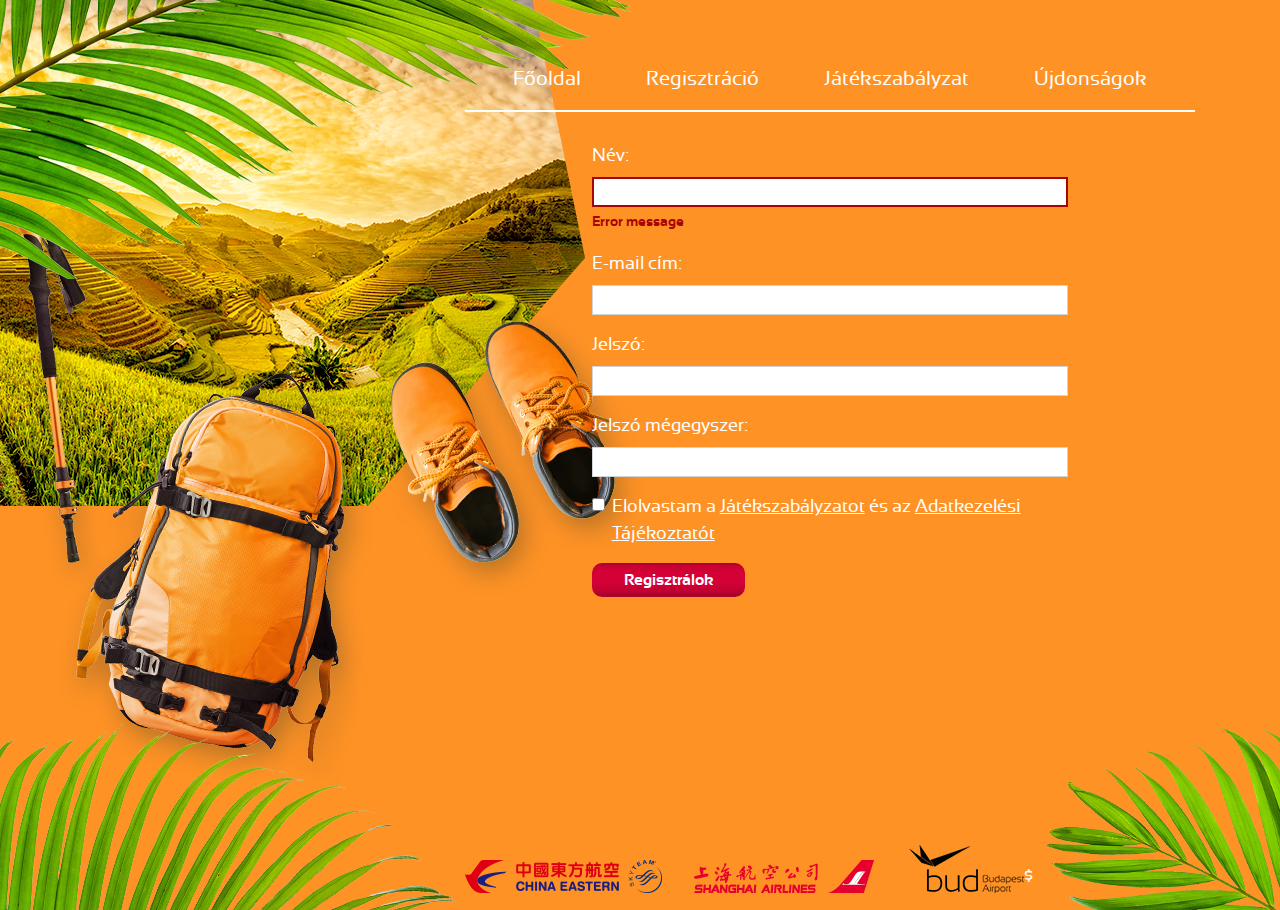
<file: registration.html>
<!DOCTYPE html>
<html lang="hu">
<head>
    <meta charset="UTF-8">
    <meta http-equiv="X-UA-Compatible" content="IE=edge">
    <meta name="viewport" content="width=device-width, initial-scale=1">
    <title>Kalandorképző</title>
    <link rel="stylesheet" href="assets/css/bootstrap.css">
    <link rel="stylesheet" href="assets/css/style.css">
</head>
<body>
<div id="body-wrapper" class="d-flex justify-content-end">
    <div class="container">
        <div class="row">
            <div class="col-md-4">

            </div>
            <div class="col-md-8 col-12 mt-4 mb-4">
                <nav class="navbar navbar-expand-sm mt-4 justify-content-center">
                    <button class="navbar-toggler" type="button" data-toggle="collapse"
                            data-target="#navbarToggler" aria-controls="navbarToggler"
                            aria-expanded="false" aria-label="Toggle navigation">
                        <span class="navbar-toggler-icon"></span>
                    </button>
                    <div class="collapse navbar-collapse" id="navbarToggler">
                        <ul id="menu-main-nav" class="navbar-nav nav-fill w-100">
                            <li class="nav-item menu-item">
                                <a href="#" class="nav-link">Főoldal</a></li>
                            <li class="nav-item menu-item">
                                <a href="#" class="nav-link">Regisztráció</a></li>
                            <li class="nav-item menu-item">
                                <a href="#" class="nav-link">Játékszabályzat</a></li>
                            <li class="nav-item menu-item">
                                <a href="#" class="nav-link">Újdonságok</a></li>
                        </ul>
                    </div>
                </nav>
                <section id="content">
                    <div class="row">
                        <div class="col-md-2"></div>
                        <div class="col-md-8">
                            <form class="mb-5">
                                <div class="form-group">
                                    <label for="name">Név:</label>
                                    <input type="text" class="form-control error" id="name">
                                    <label class="error">Error message</label>
                                </div>
                                <div class="form-group">
                                    <label for="email">E-mail cím:</label>
                                    <input type="text" class="form-control" id="email">
                                </div>
                                <div class="form-group">
                                    <label for="pw">Jelszó:</label>
                                    <input type="password" class="form-control" id="pw">
                                </div>
                                <div class="form-group">
                                    <label for="pwc">Jelszó mégegyszer:</label>
                                    <input type="password" class="form-control" id="pwc">
                                </div>
                                <div class="form-check form-group">
                                    <input class="form-check-input" type="checkbox" value="" id="agree">
                                    <label class="form-check-label" for="agree">
                                        Elolvastam a <a href="#">Játékszabályzatot</a> és az <a href="#">Adatkezelési Tájékoztatót</a>
                                    </label>
                                </div>
                                <button type="submit" class="btn btn-primary justify-content-center">Regisztrálok</button>
                            </form>

                        </div>
                    </div>
                </section>
            </div>
        </div>

    </div>
    <footer>
        <div class="container">
            <div class="row">
                <div class="col-md-4">
                </div>
                <div class="col-md-8 col-12">
                    <a href="https://shanghai.ceair.com/en/"><img src="assets/images/logo_01.png" class="img-fluid"></a>
                    <a href="https://www.bud.hu/"><img src="assets/images/logo_02.png" class="img-fluid"></a>$
                </div>
            </div>
        </div>
        <div id="leaf-left"></div>
        <div id="leaf-right"></div>
    </footer>
</div>
<script src="assets/js/jquery.min.js"></script>
<script src="assets/js/bootstrap.min.js"></script>
</body>
</html>
</file>
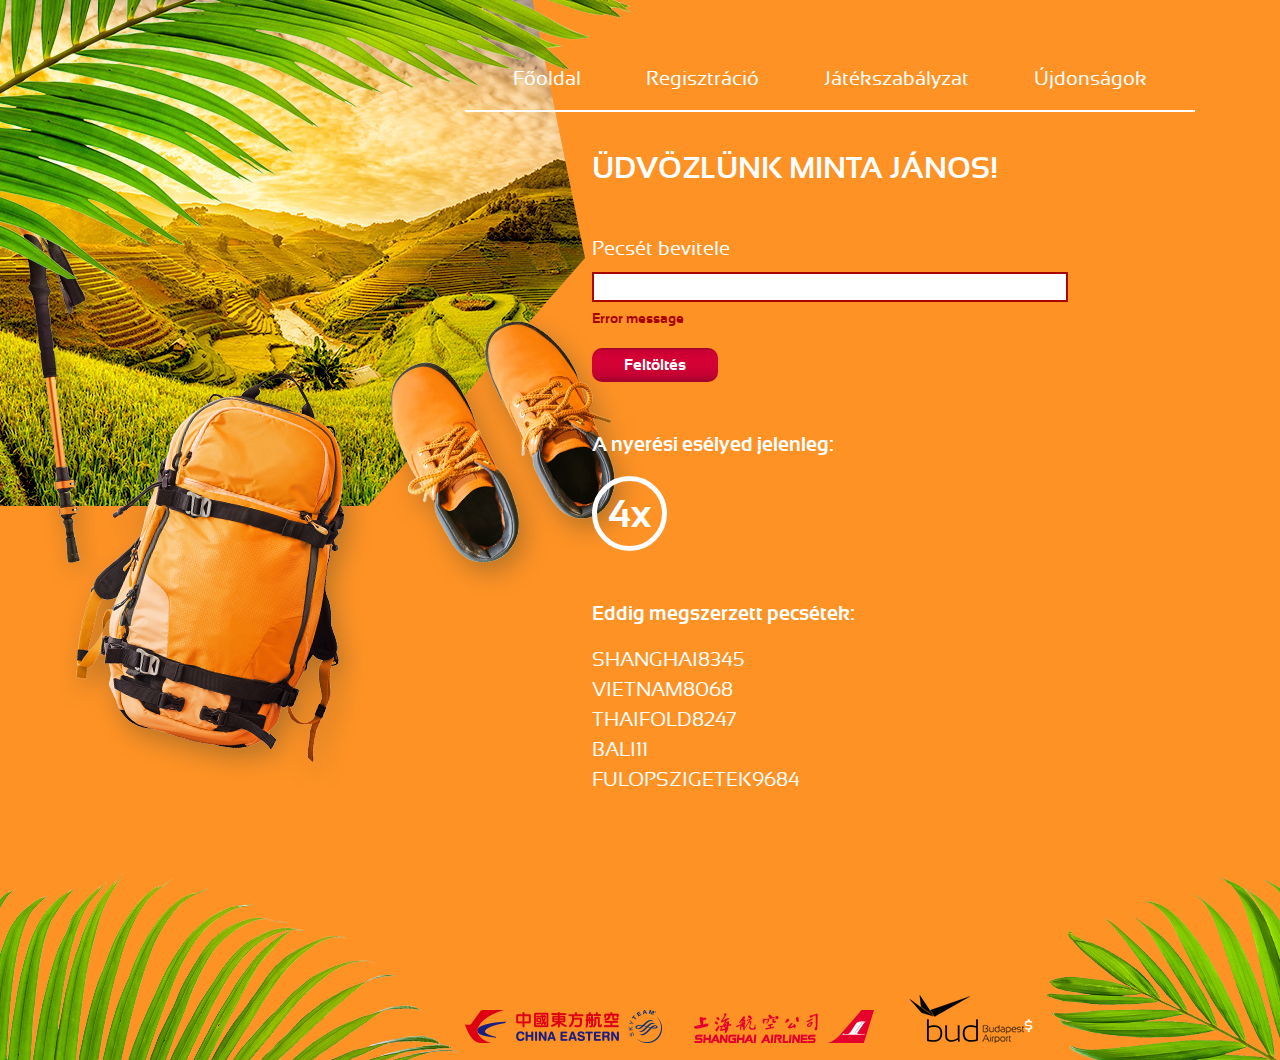
<file: upload.html>
<!DOCTYPE html>
<html lang="hu">
<head>
    <meta charset="UTF-8">
    <meta http-equiv="X-UA-Compatible" content="IE=edge">
    <meta name="viewport" content="width=device-width, initial-scale=1">
    <title>Kalandorképző</title>
    <link rel="stylesheet" href="assets/css/bootstrap.css">
    <link rel="stylesheet" href="assets/css/style.css">
</head>
<body>
<div id="body-wrapper" class="d-flex justify-content-end">
    <div class="container">
        <div class="row">
            <div class="col-md-4">

            </div>
            <div class="col-md-8 col-12 mt-4 mb-4">

                <div class="clearfix"></div>
                <nav class="navbar navbar-expand-sm mt-4 justify-content-center">
                    <button class="navbar-toggler" type="button" data-toggle="collapse"
                            data-target="#navbarToggler" aria-controls="navbarToggler"
                            aria-expanded="false" aria-label="Toggle navigation">
                        <span class="navbar-toggler-icon"></span>
                    </button>
                    <div class="collapse navbar-collapse" id="navbarToggler">
                        <ul id="menu-main-nav" class="navbar-nav nav-fill w-100">
                            <li class="nav-item menu-item">
                                <a href="#" class="nav-link">Főoldal</a></li>
                            <li class="nav-item menu-item">
                                <a href="#" class="nav-link">Regisztráció</a></li>
                            <li class="nav-item menu-item">
                                <a href="#" class="nav-link">Játékszabályzat</a></li>
                            <li class="nav-item menu-item">
                                <a href="#" class="nav-link">Újdonságok</a></li>
                        </ul>
                    </div>
                </nav>
                <section id="content" class="upload-content">
                    <div class="row">
                        <div class="col-md-2"></div>
                        <div class="col-md-8">
                            <h1 class="inner mt-2 mb-5">Üdvözlünk Minta János!</h1>
                            <form class="mb-5">
                                <div class="form-group">
                                    <label for="codeUpload">Pecsét bevitele</label>
                                    <input type="text" class="form-control error" id="codeUpload">
                                    <label class="error">Error message</label>
                                </div>
                                <button type="submit" class="btn btn-primary">Feltöltés</button>
                            </form>
                            <p class="mt-5"><strong>A nyerési esélyed jelenleg:</strong></p>
                            <div id="multiplier" class="mb-5">4x</div>
                            <p><strong>Eddig megszerzett pecsétek:</strong></p>
                            <div>SHANGHAI8345</div>
                            <div>VIETNAM8068</div>
                            <div>THAIFOLD8247</div>
                            <div>BALI11</div>
                            <div>FULOPSZIGETEK9684</div>
                        </div>
                    </div>
                </section>
            </div>
        </div>

    </div>
    <footer>
        <div class="container">
            <div class="row">
                <div class="col-md-4">
                </div>
                <div class="col-md-8 col-12">
                    <a href="https://shanghai.ceair.com/en/"><img src="assets/images/logo_01.png" class="img-fluid"></a>
                    <a href="https://www.bud.hu/"><img src="assets/images/logo_02.png" class="img-fluid"></a>$
                </div>
            </div>
        </div>
        <div id="leaf-left"></div>
        <div id="leaf-right"></div>
    </footer>
</div>
<script src="assets/js/jquery.min.js"></script>
<script src="assets/js/bootstrap.min.js"></script>
</body>
</html>
</file>
<file: assets/css/style.css>
@font-face {
    font-family: 'Sansation-bold';
    src: url('../fonts/sansation_bold-webfont.eot');
    src: url('../fonts/sansation_bold-webfont.eot?#iefix') format('embedded-opentype'),
    url('../fonts/sansation_bold-webfont.woff2') format('woff2'),
    url('../fonts/sansation_bold-webfont.woff') format('woff'),
    url('../fonts/sansation_bold-webfont.ttf') format('truetype');
    font-weight: normal;
    font-style: normal;

}

@font-face {
    font-family: 'Sansation';
    src: url('../fonts/sansation_regular-webfont.eot');
    src: url('../fonts/sansation_regular-webfont.eot?#iefix') format('embedded-opentype'),
    url('../fonts/sansation_regular-webfont.woff2') format('woff2'),
    url('../fonts/sansation_regular-webfont.woff') format('woff'),
    url('../fonts/sansation_regular-webfont.ttf') format('truetype');
    font-weight: normal;
    font-style: normal;

}

html {
    height: 100%;
    box-sizing: border-box;
}

*,
*:before,
*:after {
    box-sizing: inherit;
}

body {
    position: relative;
    font-family: 'Sansation', Arial;
    font-size: 18px;
    color: #fff;
    min-height: 100%;
    background: #fe9225 url("../images/bg.png") no-repeat left top;
}

h1 {
    font-family: 'Sansation-bold';
    font-size: 70px;
    text-transform: uppercase;
    color: #fff;
    margin-bottom: 30px;
}

h1.inner{
    font-size: 30px;
}

a{
    color: #fff;
    text-decoration: underline;
}

b, strong{
    font-family: 'Sansation-bold';
}

a:hover{
    color: #994716;
}

.container {
    position: relative;
}

#body-wrapper {
    width: 100%;
    min-height: 100%;
    display: flex;
    flex-direction: column;
    padding-bottom: 11rem;
}

#content {
    padding-bottom: 4.1rem;
}


@media only screen and (max-width: 1279px) {
    #body-wrapper {
        background-color: rgba(0, 0, 0, 0.5);
    }

    h1{
        font-size: 50px;
    }
}

#leaf-left{
    width: 470px;
    height: 189px;
    background-image: url("../images/leaf_left.png");
    position: absolute;
    left: 0;
    bottom: 0;
    z-index: -1;
}

#leaf-right{
    width: 260px;
    height: 189px;
    background-image: url("../images/leaf_right.png");
    position: absolute;
    right: 0;
    bottom: 0;
    z-index: -1;
}

@media only screen and (max-width: 479px) {
    h1{
        font-size: 30px;
    }
    #leaf-left, #leaf-right{
        display: none;
    }
}

.navbar-toggler {
    border: 2px solid #fff;
    margin: 5px;
    float: right;
}

.navbar-toggler-icon {
    background-image: url("data:image/svg+xml;charset=utf8,%3Csvg viewBox='0 0 32 32' xmlns='http://www.w3.org/2000/svg'%3E%3Cpath stroke='rgba(255,255,255, 1)' stroke-width='2' stroke-linecap='round' stroke-miterlimit='10' d='M4 8h24M4 16h24M4 24h24'/%3E%3C/svg%3E");
}

#login-form{
    width: 100%;
    max-width: 460px;
}

#cookie-bar {
    background-color: rgba(0, 0, 0, 0.8);
    height: auto;
    line-height: 30px;
    color: #eeeeee;
    text-align: center;
    padding: 16px 0;
    z-index: 99999;
}

#cookie-bar.fixed {
    position: fixed;
    top: 0;
    left: 0;
    width: 100%;
}

#cookie-bar.fixed.bottom {
    bottom: 0;
    top: auto;
}

#cookie-bar p {
    margin: 0;
    padding: 0;
}

#cookie-bar a {
    font-family: 'laysbold', Arial, Helvetica, sans-serif;
    color: #ffffff;
    display: inline-block;
    border-radius: 3px;
    text-decoration: none;
    padding: 0 6px;
    margin-left: 8px;
}

#cookie-bar .cb-enable {
    background: #c60c0f;
}

#cookie-bar .cb-enable:hover {
    background: #c60c0f;
}

#cookie-bar .cb-disable {
    background: #990000;
}

#cookie-bar .cb-disable:hover {
    background: #bb0000;
}

#cookie-bar .cb-policy {
    background: #0033bb;
}

#cookie-bar .cb-policy:hover {
    background: #0055dd;
}

.form-control{
    border-radius: 0;
    height: calc(1em + 0.75rem + 2px);
}

.col-form-label {
    padding-top: calc(0.1em + 1px);
}

.btn-primary{
    border-radius: 10px;
    background: url("../images/btn_bg.png") 100% 100%;
    border: 0;
    padding: 0.3rem 2rem;
    font-family: 'Sansation-bold';
}

.navbar{
    text-transform: none;
    font-size: 20px;
    font-family: 'Sansation';
    background: transparent;
    border-bottom: 2px solid #fff;
    position: relative;
    margin-bottom: 30px;
}

.navbar a{
    text-decoration: none;
}

nav .navbar-nav li a:hover{
    color: #994716 !important;
}

.form-control.error{
    border-color: #a80400;
    border-width: 2px;
}

label.error{
    color: #a80400;
    font-size: 14px;
    line-height: 14px;
    padding: 0;
    margin: 0;
    font-family: 'Sansation-bold';
}

img#plane{
    display: block;
    position: absolute;
    top: 0;
    right: 0;
    z-index: -1;
}

.reg-text{
    padding-top: 160px;
}

a#upload{
    text-decoration: none;
    font-size: 18px;
}

#social{
    margin-top: 140px;
}

#social a{
    text-decoration: none;
    display: inline-block;
    margin: 0 10px;
}

.upload-content{
    font-size: 20px;
}

#multiplier{
    width: 75px;
    height: 75px;
    border: 5px solid #fff;
    border-radius: 40px;
    line-height: 68px;
    text-align: center;
    font-size: 38px;
    font-family: 'Sansation-bold';
}

.card{
    border: 0;
    border-radius: 0;
    background: transparent;
    margin-bottom: 30px;
}

.card-body{
    padding-left: 0;
    padding-right: 0;
}

.card-title{
    font-family: 'Sansation-bold';
    font-size: 36px;
}

.card-title hr{
    border: 0;
    height: 2px;
    background: #fff;
    max-width: 420px;
    margin-bottom: 30px;
}

.card-title.first-title{
    margin-left: -30px;
}

.s-list{
    width: 100%;
    max-width: 617px;
    margin: 0 auto;
    padding: 0;
}

@media only screen and (max-width: 767px) {
    .card-title.first-title{
        margin-left: 0;
    }
}

.card-img-top{
    margin-top: -30px;
    z-index: -1;
}

.card:last-child{
    border-bottom: 0;
}

footer{
    position: absolute;
    bottom: 0;
    width: 100%;
    height: 4.1rem;
}

@media only screen and (max-width: 992px) {
    footer{
        height: 8rem;
    }
}

.carousel{
    width: 100%;
    max-width: 488px;
    margin: 15px auto;
}

.control-wrapper{
    width: 260px;
    margin: 15px auto;
    text-align: center;
    position: relative;
    font-family: 'Sansation-bold';
}

.control-wrapper i {
    border: solid #fff;
    border-width: 0 5px 5px 0;
    display: inline-block;
    padding: 5px;
}

.right {
    display: block;
    position: absolute;
    top: 6px;
    right: 0;
    transform: rotate(-45deg);
    -webkit-transform: rotate(-45deg);
}

.left {
    display: block;
    position: absolute;
    top: 6px;
    left: 0;
    transform: rotate(135deg);
    -webkit-transform: rotate(135deg);
}
</file>
